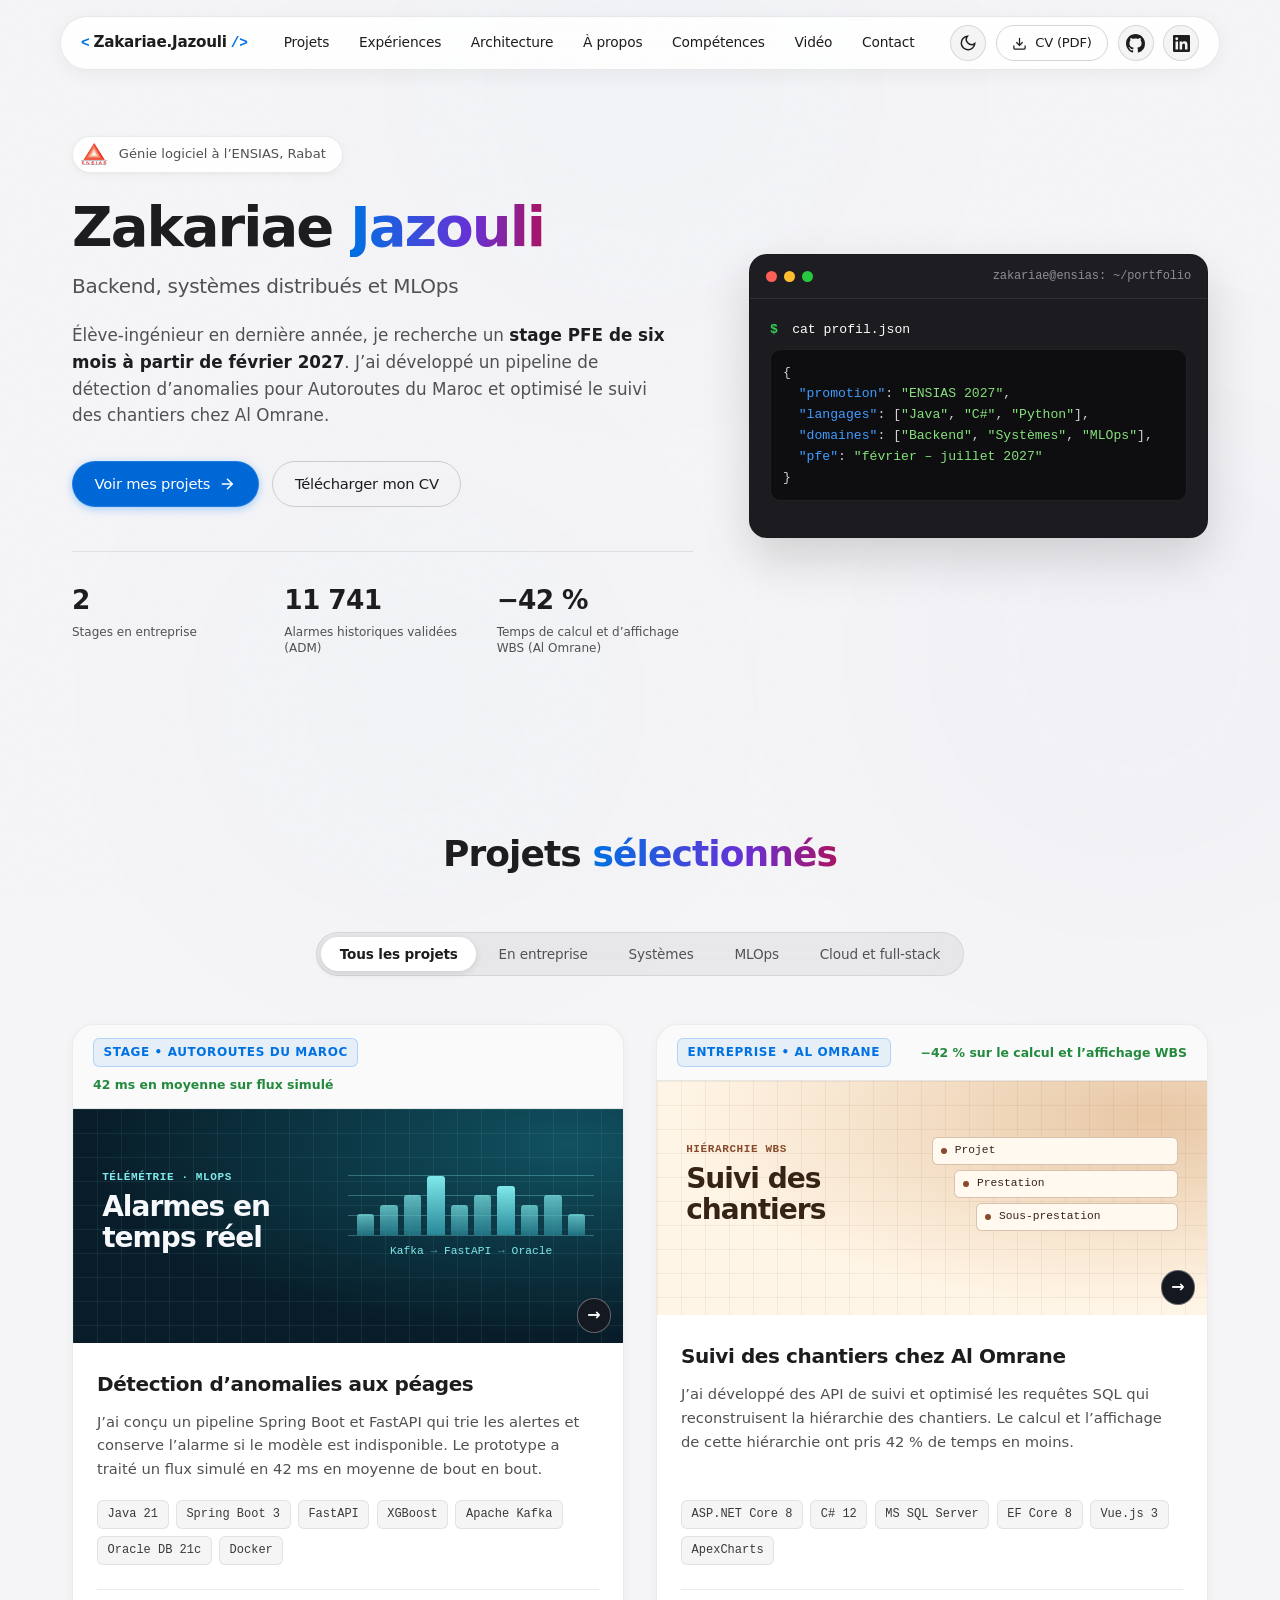
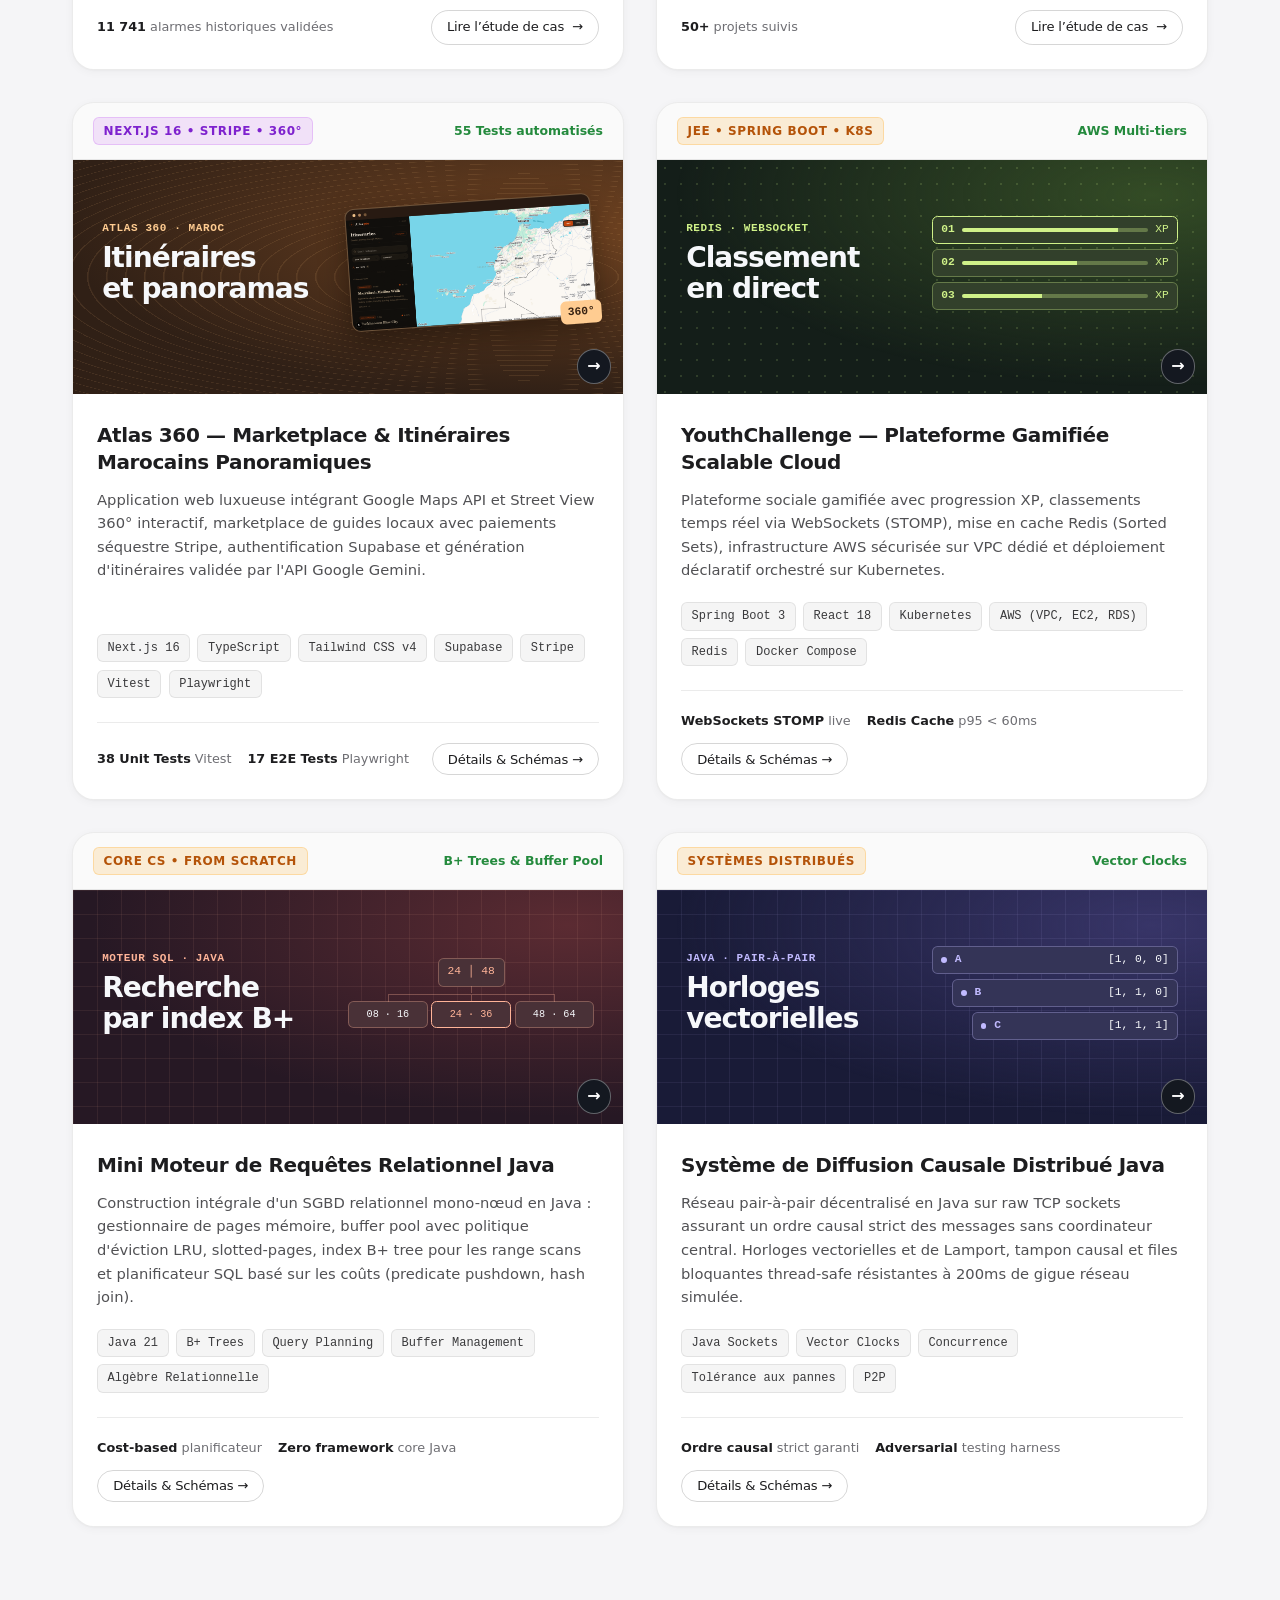
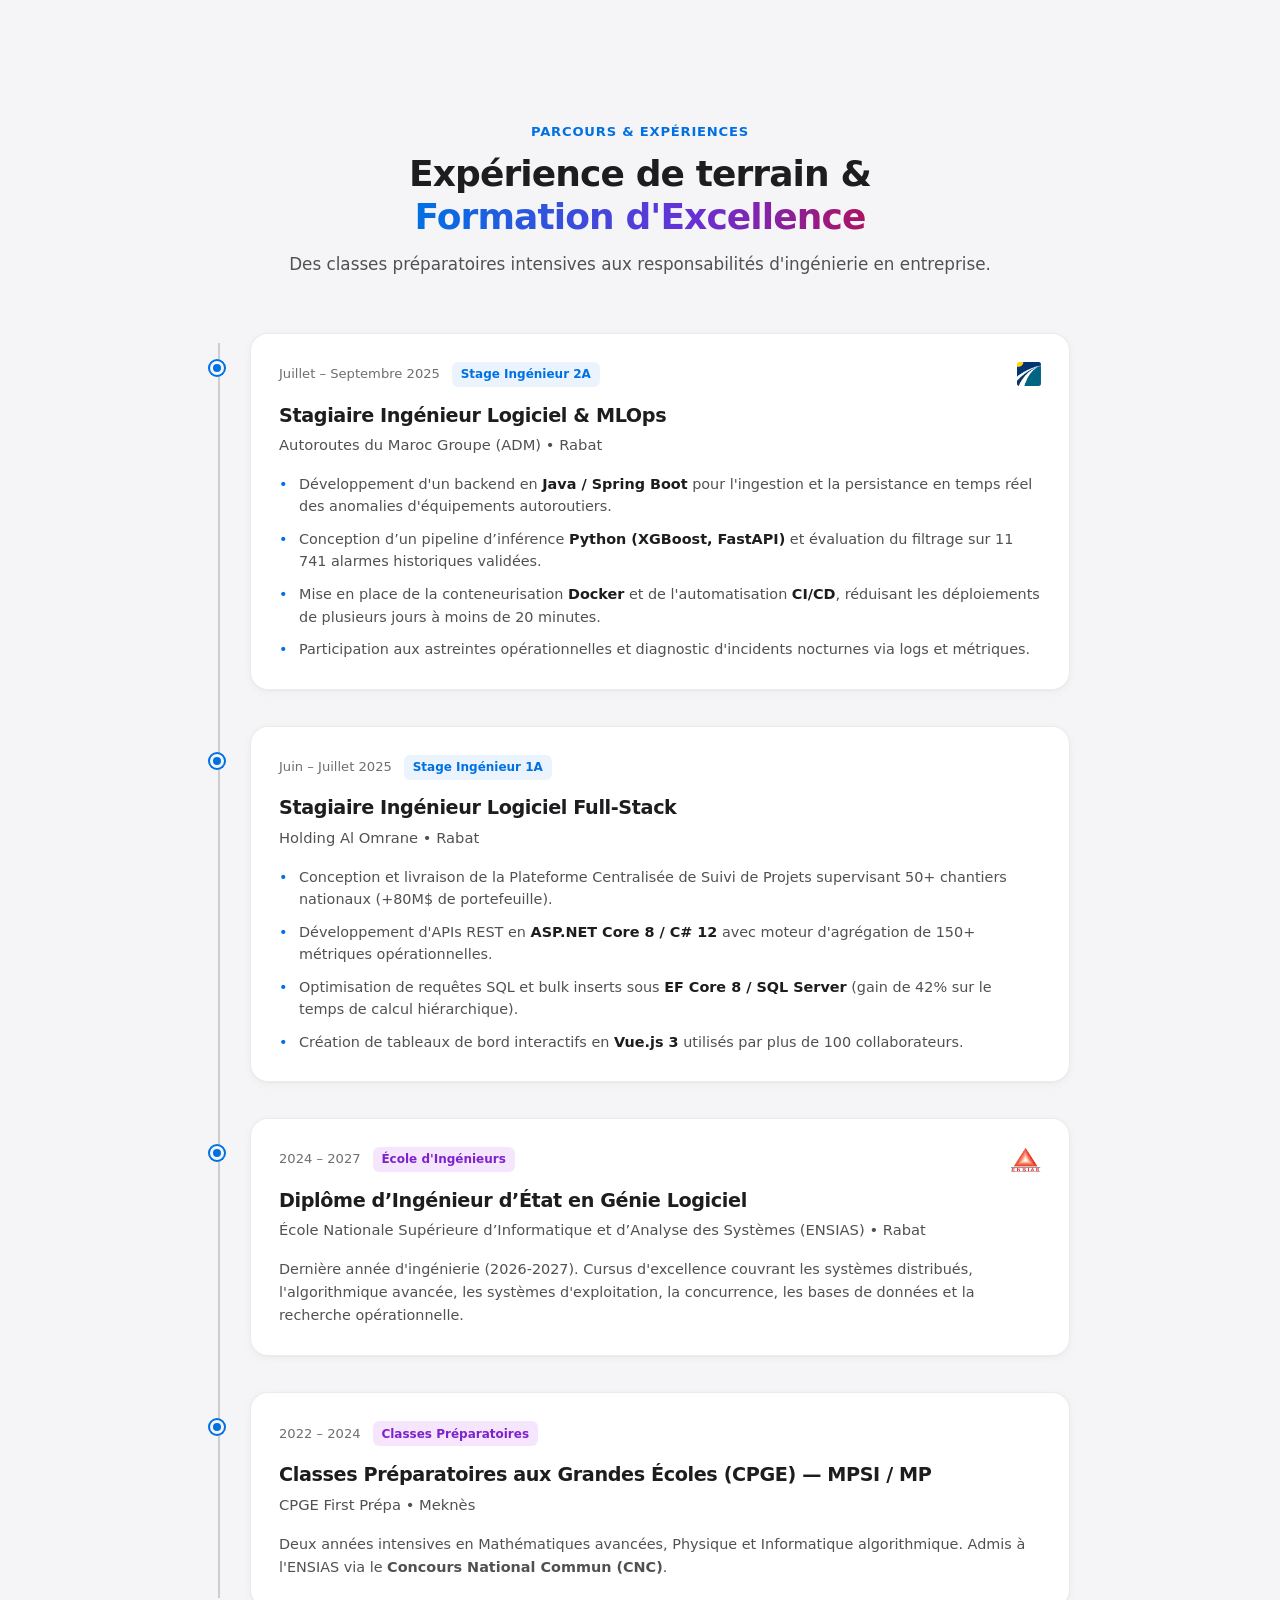
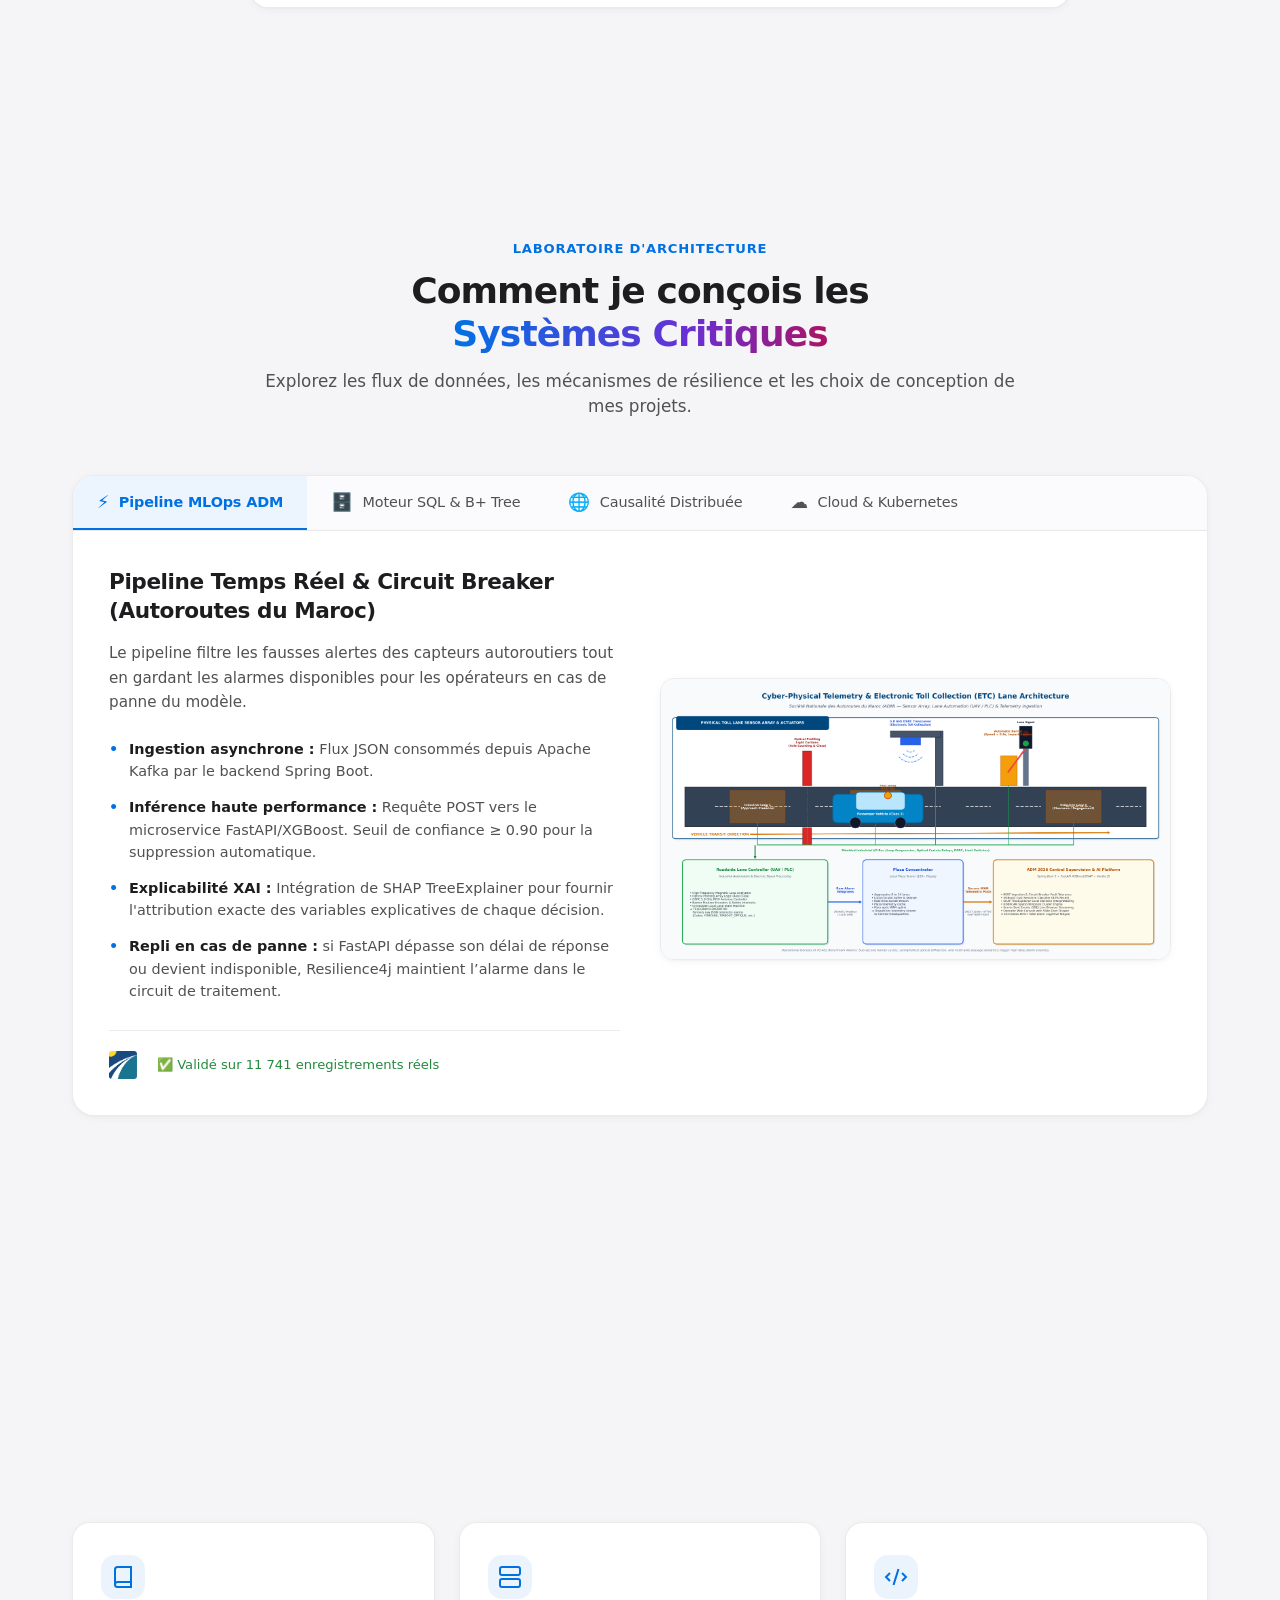
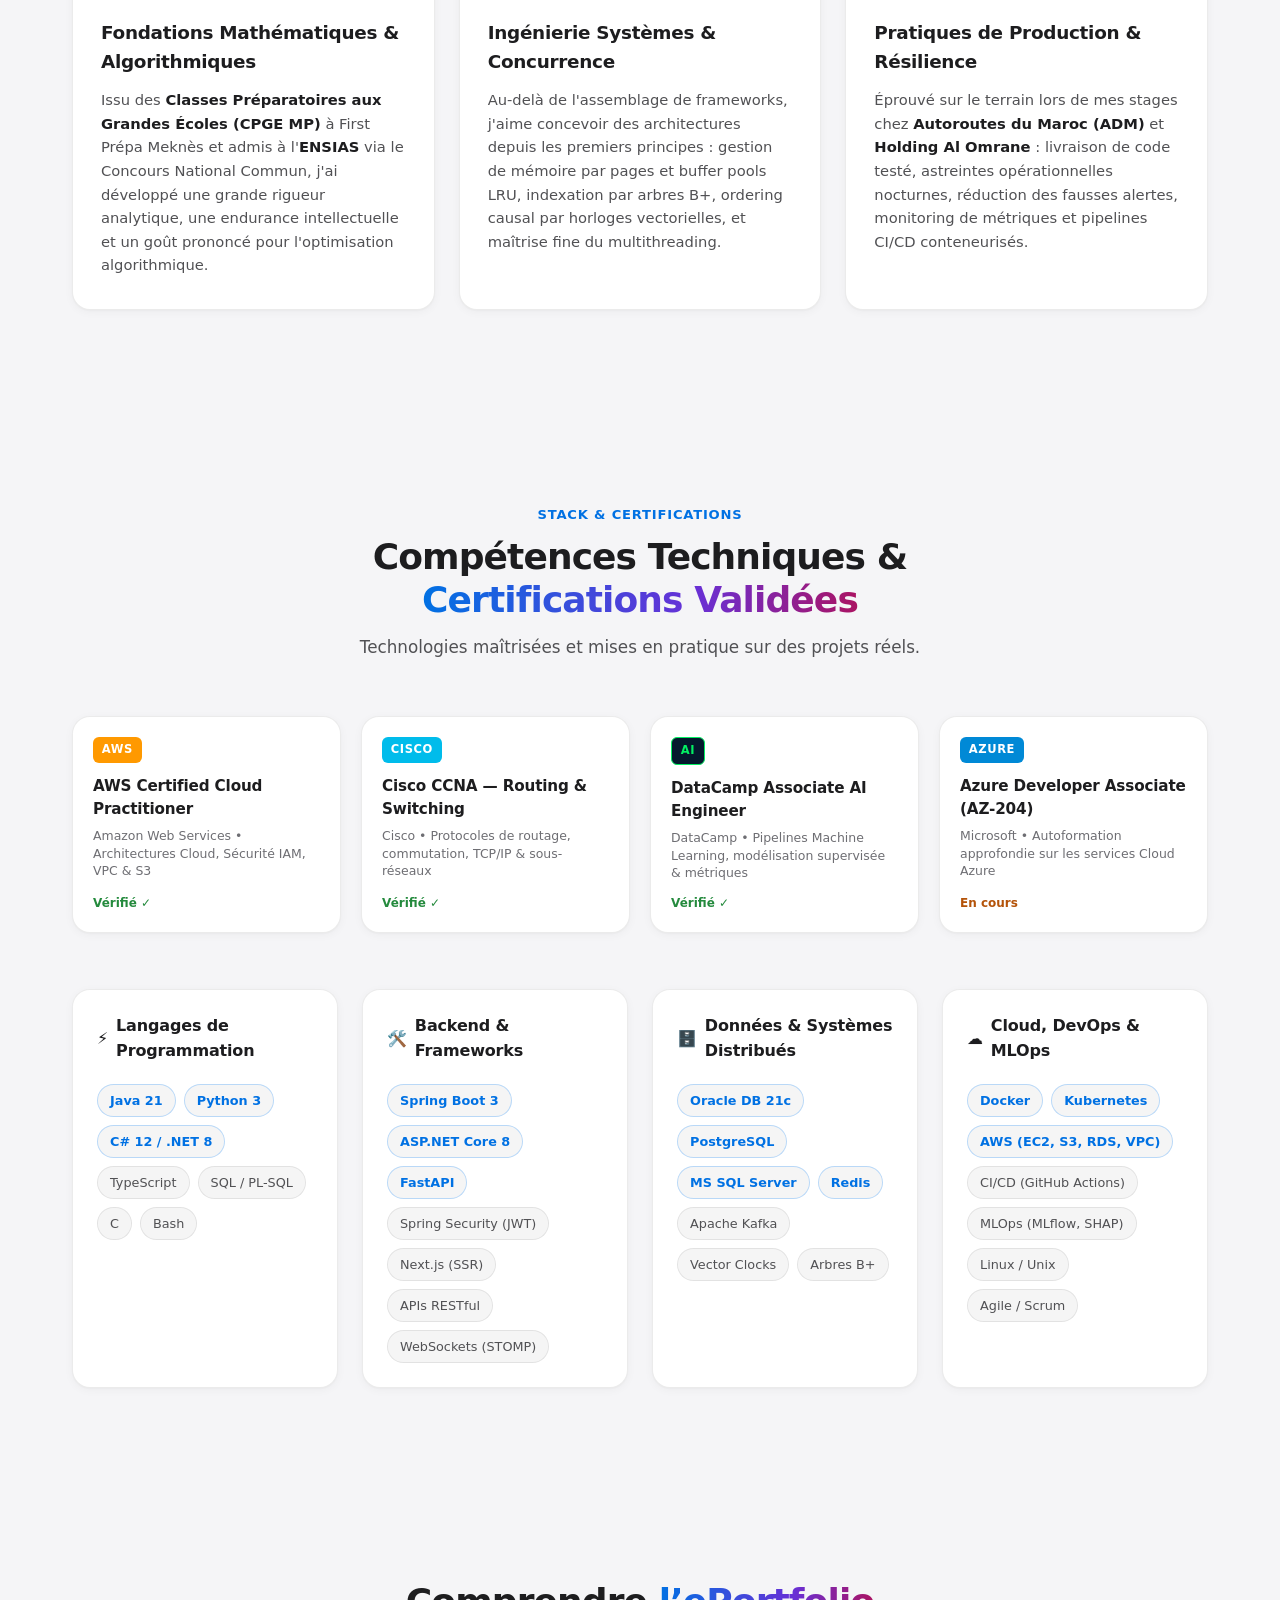
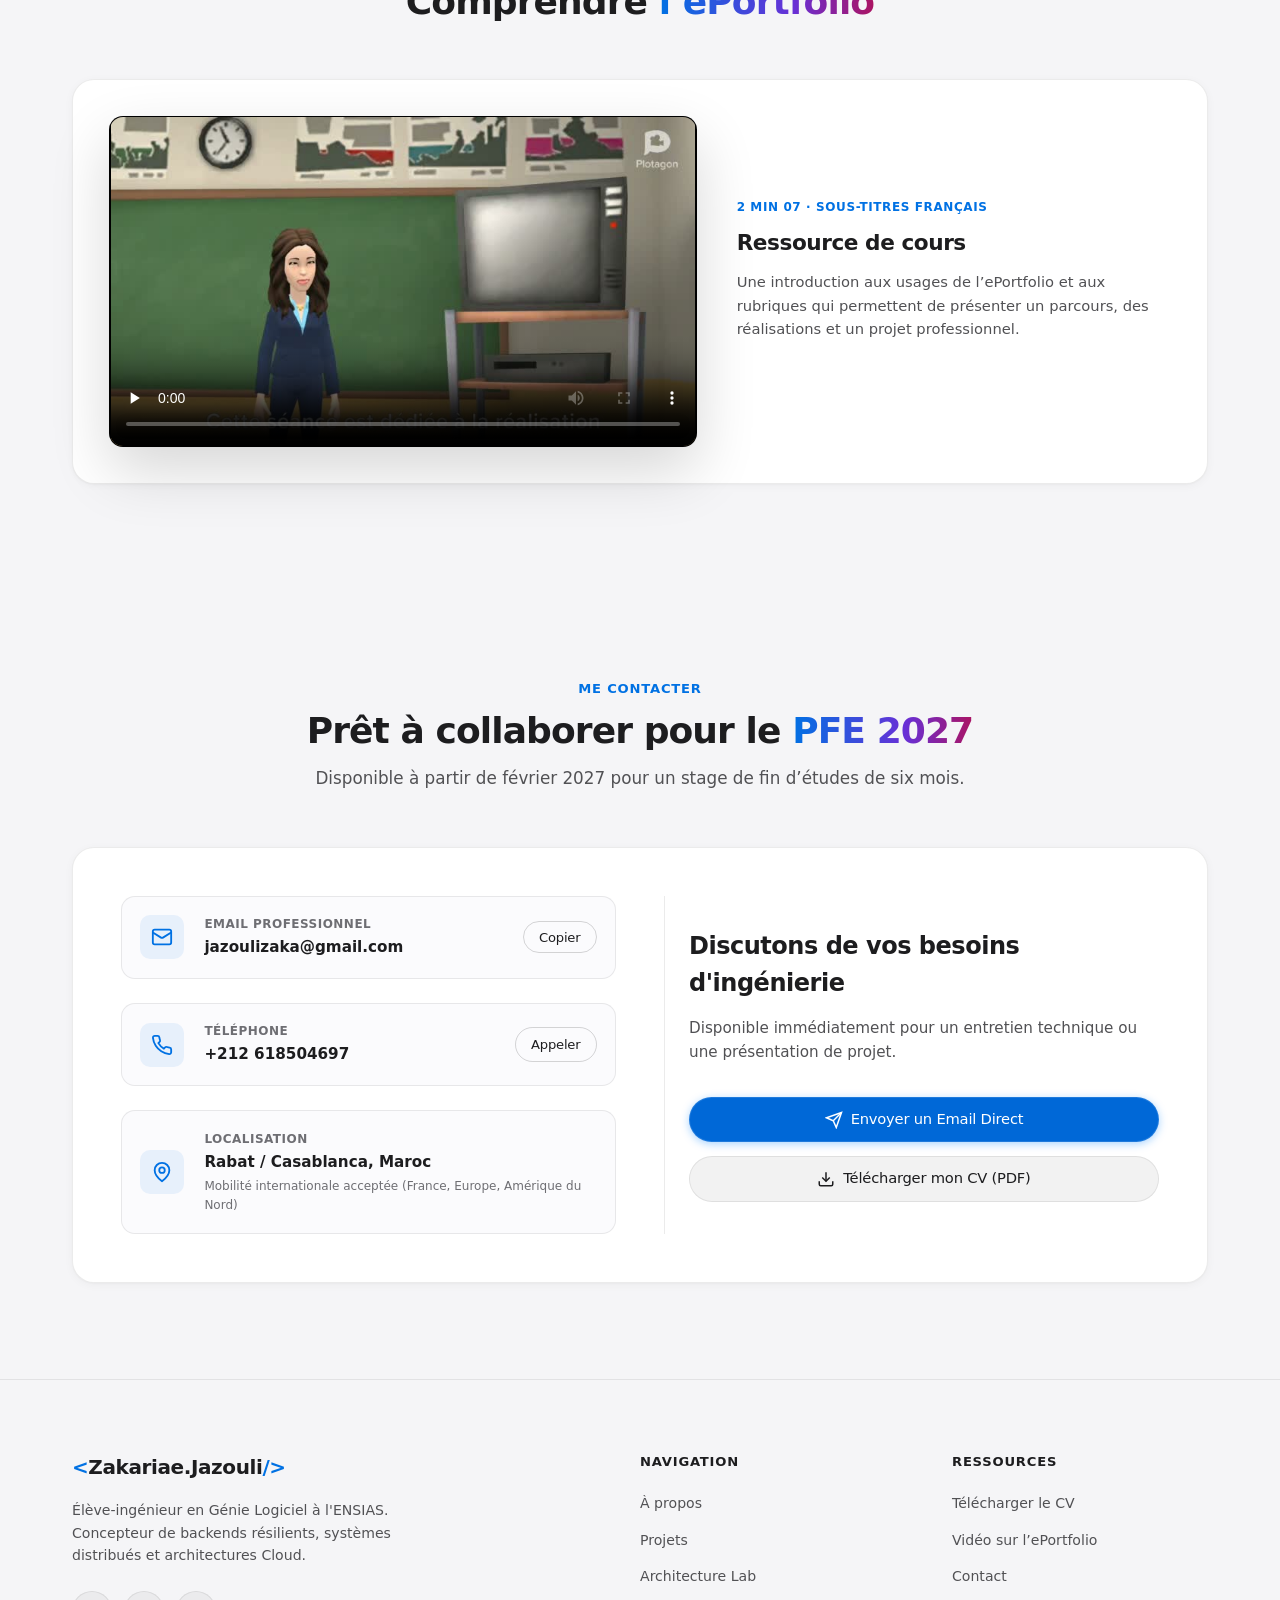
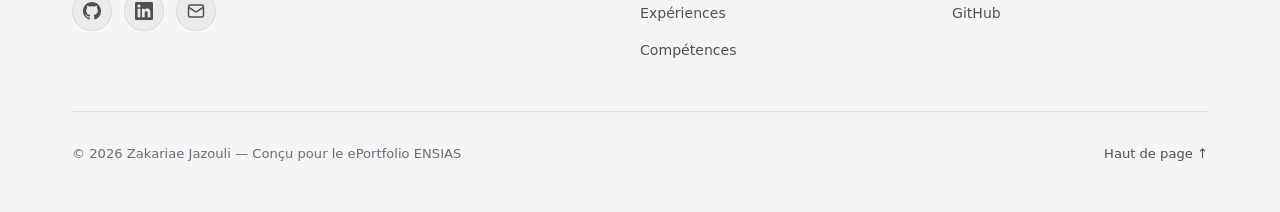
<file: index.html>
<!DOCTYPE html>
<html lang="fr" class="dark">
<head>
  <meta charset="UTF-8">
  <meta name="viewport" content="width=device-width, initial-scale=1.0">
  <title>Zakariae Jazouli | Backend &amp; systèmes distribués</title>
  <meta name="description" content="Portfolio de Zakariae Jazouli, élève-ingénieur à l’ENSIAS. Projets backend, systèmes distribués et MLOps. Stage PFE de six mois à partir de février 2027.">
  <meta name="author" content="Zakariae Jazouli">

  <!-- Google Fonts: Plus Jakarta Sans & Inter & JetBrains Mono -->
  <link rel="preconnect" href="https://fonts.googleapis.com">
  <link rel="preconnect" href="https://fonts.gstatic.com" crossorigin>
  <link href="https://fonts.googleapis.com/css2?family=Inter:wght@300;400;500;600;700&family=JetBrains+Mono:wght@400;500;600&family=Plus+Jakarta+Sans:wght@500;600;700;800&display=swap" rel="stylesheet">

  <link rel="stylesheet" href="style.css?v=6">
  <script src="theme.js?v=1"></script>
</head>
<body>

  <a class="skip-link" href="#main-content">Aller au contenu</a>

  <!-- Grain Texture Overlay -->
  <div class="grain-overlay" aria-hidden="true"></div>

  <!-- Background Ambient Glows -->
  <div class="ambient-glow glow-top"></div>
  <div class="ambient-glow glow-middle"></div>
  <div class="ambient-glow glow-bottom"></div>

  <!-- Navigation Bar -->
  <header class="navbar" id="navbar">
    <div class="nav-container">
      <a href="#hero" class="nav-brand" id="brand-link">
        <span class="brand-code">&lt;</span>
        <span class="brand-name">Zakariae.Jazouli</span>
        <span class="brand-code">/&gt;</span>
      </a>

      <nav class="nav-links" id="nav-menu" aria-label="Navigation principale">
        <a href="#projects" class="nav-link" id="nav-projects">Projets</a>
        <a href="#experience" class="nav-link" id="nav-exp">Expériences</a>
        <a href="#architecture" class="nav-link" id="nav-arch">Architecture</a>
        <a href="#about" class="nav-link" id="nav-about">À propos</a>
        <a href="#skills" class="nav-link" id="nav-skills">Compétences</a>
        <a href="#video-pitch" class="nav-link" id="nav-video">Vidéo</a>
        <a href="#contact" class="nav-link" id="nav-contact">Contact</a>
        <a href="assets/CV_Zakariae_Jazouli.pdf" class="nav-link nav-compact-link" download>Télécharger le CV</a>
        <a href="https://github.com/Ziko145" class="nav-link nav-compact-link">GitHub</a>
        <a href="https://www.linkedin.com/in/zakariae-jazouli" class="nav-link nav-compact-link">LinkedIn</a>
      </nav>

      <div class="nav-actions">
        <button class="btn btn-icon theme-toggle" id="theme-toggle-btn" aria-label="Changer de thème (Clair / Sombre)" title="Changer de thème">
          <svg class="icon-sun" width="18" height="18" viewBox="0 0 24 24" fill="none" stroke="currentColor" stroke-width="2"><circle cx="12" cy="12" r="5"/><line x1="12" y1="1" x2="12" y2="3"/><line x1="12" y1="21" x2="12" y2="23"/><line x1="4.22" y1="4.22" x2="5.64" y2="5.64"/><line x1="18.36" y1="18.36" x2="19.78" y2="19.78"/><line x1="1" y1="12" x2="3" y2="12"/><line x1="21" y1="12" x2="23" y2="12"/><line x1="4.22" y1="19.78" x2="5.64" y2="18.36"/><line x1="18.36" y1="5.64" x2="19.78" y2="4.22"/></svg>
          <svg class="icon-moon" width="18" height="18" viewBox="0 0 24 24" fill="none" stroke="currentColor" stroke-width="2"><path d="M21 12.79A9 9 0 1 1 11.21 3 7 7 0 0 0 21 12.79z"/></svg>
        </button>
        <a href="assets/CV_Zakariae_Jazouli.pdf" class="btn btn-outline btn-sm" id="btn-download-cv" download>
          <svg width="15" height="15" viewBox="0 0 24 24" fill="none" stroke="currentColor" stroke-width="2"><path d="M21 15v4a2 2 0 0 1-2 2H5a2 2 0 0 1-2-2v-4"/><polyline points="7 10 12 15 17 10"/><line x1="12" y1="15" x2="12" y2="3"/></svg>
          <span>CV (PDF)</span>
        </a>
        <a href="https://github.com/Ziko145" target="_blank" rel="noopener noreferrer" class="btn btn-icon" id="btn-github-nav" aria-label="Profil GitHub" title="GitHub">
          <svg width="19" height="19" viewBox="0 0 24 24" fill="currentColor"><path d="M12 0C5.37 0 0 5.37 0 12c0 5.31 3.435 9.795 8.205 11.385.6.105.825-.255.825-.57 0-.285-.015-1.23-.015-2.235-3.015.555-3.795-.735-4.035-1.41-.135-.345-.72-1.41-1.23-1.695-.42-.225-1.02-.78-.015-.795.945-.015 1.62.87 1.845 1.23 1.08 1.815 2.805 1.305 3.495.99.105-.78.42-1.305.765-1.605-2.67-.3-5.46-1.335-5.46-5.925 0-1.305.465-2.385 1.23-3.225-.12-.3-.54-1.53.12-3.18 0 0 1.005-.315 3.3 1.23.96-.27 1.98-.405 3-.405s2.04.135 3 .405c2.295-1.56 3.3-1.23 3.3-1.23.66 1.65.24 2.88.12 3.18.765.84 1.23 1.905 1.23 3.225 0 4.605-2.805 5.625-5.475 5.925.435.375.81 1.095.81 2.22 0 1.605-.015 2.895-.015 3.3 0 .315.225.69.825.57A12.02 12.02 0 0024 12c0-6.63-5.37-12-12-12z"/></svg>
        </a>
        <a href="https://www.linkedin.com/in/zakariae-jazouli" target="_blank" rel="noopener noreferrer" class="btn btn-icon" id="btn-linkedin-nav" aria-label="Profil LinkedIn" title="LinkedIn">
          <svg width="17" height="17" viewBox="0 0 24 24" fill="currentColor"><path d="M20.447 20.452h-3.554v-5.569c0-1.328-.027-3.037-1.852-3.037-1.853 0-2.136 1.445-2.136 2.939v5.667H9.351V9h3.414v1.561h.046c.477-.9 1.637-1.85 3.37-1.85 3.601 0 4.267 2.37 4.267 5.455v6.286zM5.337 7.433a2.062 2.062 0 01-2.063-2.065 2.064 2.064 0 112.063 2.065zm1.782 13.019H3.555V9h3.564v11.452zM22.225 0H1.771C.792 0 0 .774 0 1.729v20.542C0 23.227.792 24 1.771 24h20.451C23.2 24 24 23.227 24 22.271V1.729C24 .774 23.2 0 22.222 0h.003z"/></svg>
        </a>
        <button class="mobile-toggle" id="mobile-menu-toggle" type="button" aria-label="Menu de navigation" aria-controls="nav-menu" aria-expanded="false">
          <span></span><span></span><span></span>
        </button>
      </div>
    </div>
  </header>

  <main id="main-content" tabindex="-1">
    <!-- Hero Section -->
    <section class="hero-section" id="hero">
      <!-- Cursor Spotlight -->
      <div class="hero-spotlight" aria-hidden="true"></div>
      <div class="container hero-container">
        
        <div class="hero-content">
          <div class="hero-badge">
            <img src="assets/logo-ensias.png" alt="" class="hero-school-logo">
            <span>Génie logiciel à l’ENSIAS, Rabat</span>
          </div>

          <h1 class="hero-title">
            Zakariae <span class="animated-gradient">Jazouli</span>
          </h1>

          <p class="hero-subtitle">
            Backend, systèmes distribués et MLOps
          </p>

          <p class="hero-pitch">
            Élève-ingénieur en dernière année, je recherche un <strong>stage PFE de six mois à partir de février 2027</strong>. J’ai développé un pipeline de détection d’anomalies pour Autoroutes du Maroc et optimisé le suivi des chantiers chez Al Omrane.
          </p>

          <div class="hero-actions">
            <a href="#projects" class="btn btn-primary" id="hero-btn-projects">
              <span>Voir mes projets</span>
              <svg aria-hidden="true" width="18" height="18" viewBox="0 0 24 24" fill="none" stroke="currentColor" stroke-width="2"><path d="M5 12h14"/><path d="m12 5 7 7-7 7"/></svg>
            </a>
            <a href="assets/CV_Zakariae_Jazouli.pdf" class="btn btn-outline" id="hero-btn-cv" download>
              <span>Télécharger mon CV</span>
            </a>
          </div>

          <!-- Quick Metrics Bar -->
          <div class="hero-stats">
            <div class="stat-card">
              <span class="stat-number">2</span>
              <span class="stat-label">Stages en entreprise</span>
            </div>
            <div class="stat-card">
              <span class="stat-number">11 741</span>
              <span class="stat-label">Alarmes historiques validées (ADM)</span>
            </div>
            <div class="stat-card">
              <span class="stat-number">−42 %</span>
              <span class="stat-label">Temps de calcul et d’affichage WBS (Al Omrane)</span>
            </div>
          </div>
        </div>

        <!-- Hero Terminal Showcase -->
        <div class="hero-visual" aria-hidden="true">
          <div class="terminal-window">
            <div class="terminal-header">
              <div class="terminal-dots">
                <span class="dot red"></span>
                <span class="dot yellow"></span>
                <span class="dot green"></span>
              </div>
              <span class="terminal-title">zakariae@ensias: ~/portfolio</span>
            </div>
            <div class="terminal-body">
              <p class="term-line"><span class="term-prompt">$</span> <span class="term-cmd">cat profil.json</span></p>
              <pre class="term-output"><code>{
  <span class="json-key">"promotion"</span>: <span class="json-str">"ENSIAS 2027"</span>,
  <span class="json-key">"langages"</span>: [<span class="json-str">"Java"</span>, <span class="json-str">"C#"</span>, <span class="json-str">"Python"</span>],
  <span class="json-key">"domaines"</span>: [<span class="json-str">"Backend"</span>, <span class="json-str">"Systèmes"</span>, <span class="json-str">"MLOps"</span>],
  <span class="json-key">"pfe"</span>: <span class="json-str">"février – juillet 2027"</span>
}</code></pre>
            </div>
          </div>
        </div>

      </div>
    </section>

    <!-- Projects -->
    <section class="section projects-section" id="projects">
      <div class="container">
        <div class="section-header reveal">
          <h2 class="section-title">Projets <span class="animated-gradient">sélectionnés</span></h2>
        </div>

        <!-- Filter Bar -->
        <div class="filter-bar" id="project-filters" role="group" aria-label="Filtrer les projets">
          <button class="filter-btn active" data-filter="all" aria-pressed="true">Tous les projets</button>
          <button class="filter-btn" data-filter="production" aria-pressed="false">En entreprise</button>
          <button class="filter-btn" data-filter="systems" aria-pressed="false">Systèmes</button>
          <button class="filter-btn" data-filter="mlops" aria-pressed="false">MLOps</button>
          <button class="filter-btn" data-filter="fullstack" aria-pressed="false">Cloud et full-stack</button>
        </div>

        <!-- Projects Grid -->
        <div class="projects-grid" id="projects-grid-container">

          <!-- ADM 2026 -->
          <article class="project-card glass-panel glow-card reveal" data-category="production mlops systems" id="card-adm">
            <div class="project-badge-top">
              <span class="badge-tag production">Stage • Autoroutes du Maroc</span>
              <span class="badge-metric">42 ms en moyenne sur flux simulé</span>
            </div>
            <a class="project-cover cover-adm" href="projects/adm.html" aria-label="Lire l’étude de cas Autoroutes du Maroc">
              <span class="cover-art" aria-hidden="true">
                <span class="cover-copy">
                  <span class="cover-kicker">Télémétrie · MLOps</span>
                  <span class="cover-heading">Alarmes en<br>temps réel</span>
                </span>
                <span class="cover-visual cover-signal">
                  <span class="cover-signal-bars">
                    <i></i><i></i><i></i><i></i><i></i><i></i><i></i><i></i><i></i><i></i>
                  </span>
                  <span class="cover-pipeline">Kafka <b>→</b> FastAPI <b>→</b> Oracle</span>
                </span>
              </span>
              <span class="cover-action" aria-hidden="true"><span class="cover-action-label">Lire l’étude</span><span class="cover-action-icon">→</span></span>
            </a>
            <div class="project-content">
              <h3 class="project-title">Détection d’anomalies aux péages</h3>
              <p class="project-summary">
                J’ai conçu un pipeline Spring Boot et FastAPI qui trie les alertes et conserve l’alarme si le modèle est indisponible. Le prototype a traité un flux simulé en 42 ms en moyenne de bout en bout.
              </p>
              <div class="project-tags">
                <span class="tag">Java 21</span>
                <span class="tag">Spring Boot 3</span>
                <span class="tag">FastAPI</span>
                <span class="tag">XGBoost</span>
                <span class="tag">Apache Kafka</span>
                <span class="tag">Oracle DB 21c</span>
                <span class="tag">Docker</span>
              </div>
              <div class="project-footer">
                <div class="project-kpis">
                  <span><strong>11 741</strong> alarmes historiques validées</span>
                </div>
                <a class="btn btn-outline btn-sm" href="projects/adm.html" aria-label="Lire l’étude de cas Autoroutes du Maroc">Lire l’étude de cas <span aria-hidden="true">→</span></a>
              </div>
            </div>
          </article>

          <!-- Project Monitoring (Al Omrane) -->
          <article class="project-card glass-panel glow-card reveal" data-category="production fullstack" id="card-monitoring">
            <div class="project-badge-top">
              <span class="badge-tag production">Entreprise • Al Omrane</span>
              <span class="badge-metric">−42 % sur le calcul et l’affichage WBS</span>
            </div>
            <a class="project-cover cover-monitoring" href="projects/al-omrane.html" aria-label="Lire l’étude de cas Al Omrane">
              <span class="cover-art" aria-hidden="true">
                <span class="cover-copy">
                  <span class="cover-kicker">Hiérarchie WBS</span>
                  <span class="cover-heading">Suivi des<br>chantiers</span>
                </span>
                <span class="cover-visual cover-wbs">
                  <span>Projet</span>
                  <span>Prestation</span>
                  <span>Sous-prestation</span>
                </span>
              </span>
              <span class="cover-action" aria-hidden="true"><span class="cover-action-label">Lire l’étude</span><span class="cover-action-icon">→</span></span>
            </a>
            <div class="project-content">
              <h3 class="project-title">Suivi des chantiers chez Al Omrane</h3>
              <p class="project-summary">
                J’ai développé des API de suivi et optimisé les requêtes SQL qui reconstruisent la hiérarchie des chantiers. Le calcul et l’affichage de cette hiérarchie ont pris 42 % de temps en moins.
              </p>
              <div class="project-tags">
                <span class="tag">ASP.NET Core 8</span>
                <span class="tag">C# 12</span>
                <span class="tag">MS SQL Server</span>
                <span class="tag">EF Core 8</span>
                <span class="tag">Vue.js 3</span>
                <span class="tag">ApexCharts</span>
              </div>
              <div class="project-footer">
                <div class="project-kpis">
                  <span><strong>50+</strong> projets suivis</span>
                </div>
                <a class="btn btn-outline btn-sm" href="projects/al-omrane.html" aria-label="Lire l’étude de cas Al Omrane">Lire l’étude de cas <span aria-hidden="true">→</span></a>
              </div>
            </div>
          </article>

          <!-- Atlas 360 -->
          <article class="project-card glass-panel glow-card reveal" data-category="fullstack" id="card-atlas">
            <div class="project-badge-top">
              <span class="badge-tag fullstack">Next.js 16 • Stripe • 360°</span>
              <span class="badge-metric">55 Tests automatisés</span>
            </div>
            <button class="project-cover cover-atlas view-project-btn" type="button" data-project="atlas" aria-haspopup="dialog" aria-label="Voir les détails d’Atlas 360">
              <span class="cover-art" aria-hidden="true">
                <span class="cover-copy">
                  <span class="cover-kicker">Atlas 360 · Maroc</span>
                  <span class="cover-heading">Itinéraires<br>et panoramas</span>
                </span>
                <span class="cover-visual cover-map">
                  <img src="assets/atlas-itineraires.png" alt="" loading="lazy" decoding="async" width="1920" height="879">
                  <span class="cover-map-badge">360°</span>
                </span>
              </span>
              <span class="cover-action" aria-hidden="true"><span class="cover-action-label">Voir les détails</span><span class="cover-action-icon">→</span></span>
            </button>
            <div class="project-content">
              <h3 class="project-title">Atlas 360 — Marketplace &amp; Itinéraires Marocains Panoramiques</h3>
              <p class="project-summary">
                Application web luxueuse intégrant Google Maps API et Street View 360° interactif, marketplace de guides locaux avec paiements séquestre Stripe, authentification Supabase et génération d'itinéraires validée par l'API Google Gemini.
              </p>
              <div class="project-tags">
                <span class="tag">Next.js 16</span>
                <span class="tag">TypeScript</span>
                <span class="tag">Tailwind CSS v4</span>
                <span class="tag">Supabase</span>
                <span class="tag">Stripe</span>
                <span class="tag">Vitest</span>
                <span class="tag">Playwright</span>
              </div>
              <div class="project-footer">
                <div class="project-kpis">
                  <span><strong>38 Unit Tests</strong> Vitest</span>
                  <span><strong>17 E2E Tests</strong> Playwright</span>
                </div>
                <button class="btn btn-outline btn-sm view-project-btn" data-project="atlas">Détails &amp; Schémas &rarr;</button>
              </div>
            </div>
          </article>

          <!-- YouthChallenge -->
          <article class="project-card glass-panel glow-card reveal" data-category="fullstack systems" id="card-youth">
            <div class="project-badge-top">
              <span class="badge-tag systems">JEE • Spring Boot • K8s</span>
              <span class="badge-metric">AWS Multi-tiers</span>
            </div>
            <button class="project-cover cover-youth view-project-btn" type="button" data-project="youth" aria-haspopup="dialog" aria-label="Voir les détails de YouthChallenge">
              <span class="cover-art" aria-hidden="true">
                <span class="cover-copy">
                  <span class="cover-kicker">Redis · WebSocket</span>
                  <span class="cover-heading">Classement<br>en direct</span>
                </span>
                <span class="cover-visual cover-ranking">
                  <span><b>01</b><i></i><em>XP</em></span>
                  <span><b>02</b><i></i><em>XP</em></span>
                  <span><b>03</b><i></i><em>XP</em></span>
                </span>
              </span>
              <span class="cover-action" aria-hidden="true"><span class="cover-action-label">Voir les détails</span><span class="cover-action-icon">→</span></span>
            </button>
            <div class="project-content">
              <h3 class="project-title">YouthChallenge — Plateforme Gamifiée Scalable Cloud</h3>
              <p class="project-summary">
                Plateforme sociale gamifiée avec progression XP, classements temps réel via WebSockets (STOMP), mise en cache Redis (Sorted Sets), infrastructure AWS sécurisée sur VPC dédié et déploiement déclaratif orchestré sur Kubernetes.
              </p>
              <div class="project-tags">
                <span class="tag">Spring Boot 3</span>
                <span class="tag">React 18</span>
                <span class="tag">Kubernetes</span>
                <span class="tag">AWS (VPC, EC2, RDS)</span>
                <span class="tag">Redis</span>
                <span class="tag">Docker Compose</span>
              </div>
              <div class="project-footer">
                <div class="project-kpis">
                  <span><strong>WebSockets STOMP</strong> live</span>
                  <span><strong>Redis Cache</strong> p95 &lt; 60ms</span>
                </div>
                <button class="btn btn-outline btn-sm view-project-btn" data-project="youth">Détails &amp; Schémas &rarr;</button>
              </div>
            </div>
          </article>

          <!-- Mini Moteur de Requêtes Java -->
          <article class="project-card glass-panel glow-card reveal" data-category="systems" id="card-sqlengine">
            <div class="project-badge-top">
              <span class="badge-tag systems">Core CS • From Scratch</span>
              <span class="badge-metric">B+ Trees &amp; Buffer Pool</span>
            </div>
            <button class="project-cover cover-sql view-project-btn" type="button" data-project="sqlengine" aria-haspopup="dialog" aria-label="Voir les détails du moteur de requêtes Java">
              <span class="cover-art" aria-hidden="true">
                <span class="cover-copy">
                  <span class="cover-kicker">Moteur SQL · Java</span>
                  <span class="cover-heading">Recherche<br>par index B+</span>
                </span>
                <span class="cover-visual cover-btree">
                  <span class="cover-btree-root">24 │ 48</span>
                  <span class="cover-btree-branches"><span>08 · 16</span><span>24 · 36</span><span>48 · 64</span></span>
                </span>
              </span>
              <span class="cover-action" aria-hidden="true"><span class="cover-action-label">Voir les détails</span><span class="cover-action-icon">→</span></span>
            </button>
            <div class="project-content">
              <h3 class="project-title">Mini Moteur de Requêtes Relationnel Java</h3>
              <p class="project-summary">
                Construction intégrale d'un SGBD relationnel mono-nœud en Java : gestionnaire de pages mémoire, buffer pool avec politique d'éviction LRU, slotted-pages, index B+ tree pour les range scans et planificateur SQL basé sur les coûts (predicate pushdown, hash join).
              </p>
              <div class="project-tags">
                <span class="tag">Java 21</span>
                <span class="tag">B+ Trees</span>
                <span class="tag">Query Planning</span>
                <span class="tag">Buffer Management</span>
                <span class="tag">Algèbre Relationnelle</span>
              </div>
              <div class="project-footer">
                <div class="project-kpis">
                  <span><strong>Cost-based</strong> planificateur</span>
                  <span><strong>Zero framework</strong> core Java</span>
                </div>
                <button class="btn btn-outline btn-sm view-project-btn" data-project="sqlengine">Détails &amp; Schémas &rarr;</button>
              </div>
            </div>
          </article>

          <!-- Système de Diffusion Causale Distribué -->
          <article class="project-card glass-panel glow-card reveal" data-category="systems" id="card-causal">
            <div class="project-badge-top">
              <span class="badge-tag systems">Systèmes Distribués</span>
              <span class="badge-metric">Vector Clocks</span>
            </div>
            <button class="project-cover cover-causal view-project-btn" type="button" data-project="causal" aria-haspopup="dialog" aria-label="Voir les détails de la diffusion causale distribuée">
              <span class="cover-art" aria-hidden="true">
                <span class="cover-copy">
                  <span class="cover-kicker">Java · Pair-à-pair</span>
                  <span class="cover-heading">Horloges<br>vectorielles</span>
                </span>
                <span class="cover-visual cover-vector">
                  <span><b>A</b><code>[1, 0, 0]</code></span>
                  <span><b>B</b><code>[1, 1, 0]</code></span>
                  <span><b>C</b><code>[1, 1, 1]</code></span>
                </span>
              </span>
              <span class="cover-action" aria-hidden="true"><span class="cover-action-label">Voir les détails</span><span class="cover-action-icon">→</span></span>
            </button>
            <div class="project-content">
              <h3 class="project-title">Système de Diffusion Causale Distribué Java</h3>
              <p class="project-summary">
                Réseau pair-à-pair décentralisé en Java sur raw TCP sockets assurant un ordre causal strict des messages sans coordinateur central. Horloges vectorielles et de Lamport, tampon causal et files bloquantes thread-safe résistantes à 200ms de gigue réseau simulée.
              </p>
              <div class="project-tags">
                <span class="tag">Java Sockets</span>
                <span class="tag">Vector Clocks</span>
                <span class="tag">Concurrence</span>
                <span class="tag">Tolérance aux pannes</span>
                <span class="tag">P2P</span>
              </div>
              <div class="project-footer">
                <div class="project-kpis">
                  <span><strong>Ordre causal</strong> strict garanti</span>
                  <span><strong>Adversarial</strong> testing harness</span>
                </div>
                <button class="btn btn-outline btn-sm view-project-btn" data-project="causal">Détails &amp; Schémas &rarr;</button>
              </div>
            </div>
          </article>

        </div>
      </div>
    </section>

    <!-- Experience & Education Timeline -->
    <section class="section experience-section" id="experience">
      <div class="container">
        <div class="section-header reveal">
          <span class="section-tag">Parcours &amp; Expériences</span>
          <h2 class="section-title">Expérience de terrain &amp; <span class="animated-gradient">Formation d'Excellence</span></h2>
          <p class="section-desc">Des classes préparatoires intensives aux responsabilités d'ingénierie en entreprise.</p>
        </div>

        <div class="timeline-container">

          <!-- ADM Stage -->
          <div class="timeline-item reveal">
            <div class="timeline-dot"></div>
            <div class="timeline-card glass-panel">
              <div class="timeline-header">
                <div class="timeline-meta">
                  <span class="timeline-period">Juillet – Septembre 2025</span>
                  <span class="timeline-badge">Stage Ingénieur 2A</span>
                </div>
                <img src="assets/logo-adm.png" alt="ADM Logo" class="timeline-company-logo">
              </div>
              <h3 class="timeline-role">Stagiaire Ingénieur Logiciel &amp; MLOps</h3>
              <h4 class="timeline-company">Autoroutes du Maroc Groupe (ADM) • Rabat</h4>
              <ul class="timeline-bullets">
                <li>Développement d'un backend en <strong>Java / Spring Boot</strong> pour l'ingestion et la persistance en temps réel des anomalies d'équipements autoroutiers.</li>
                <li>Conception d’un pipeline d’inférence <strong>Python (XGBoost, FastAPI)</strong> et évaluation du filtrage sur 11 741 alarmes historiques validées.</li>
                <li>Mise en place de la conteneurisation <strong>Docker</strong> et de l'automatisation <strong>CI/CD</strong>, réduisant les déploiements de plusieurs jours à moins de 20 minutes.</li>
                <li>Participation aux astreintes opérationnelles et diagnostic d'incidents nocturnes via logs et métriques.</li>
              </ul>
            </div>
          </div>

          <!-- Al Omrane Stage -->
          <div class="timeline-item reveal">
            <div class="timeline-dot"></div>
            <div class="timeline-card glass-panel">
              <div class="timeline-header">
                <div class="timeline-meta">
                  <span class="timeline-period">Juin – Juillet 2025</span>
                  <span class="timeline-badge">Stage Ingénieur 1A</span>
                </div>
              </div>
              <h3 class="timeline-role">Stagiaire Ingénieur Logiciel Full-Stack</h3>
              <h4 class="timeline-company">Holding Al Omrane • Rabat</h4>
              <ul class="timeline-bullets">
                <li>Conception et livraison de la Plateforme Centralisée de Suivi de Projets supervisant 50+ chantiers nationaux (+80M$ de portefeuille).</li>
                <li>Développement d'APIs REST en <strong>ASP.NET Core 8 / C# 12</strong> avec moteur d'agrégation de 150+ métriques opérationnelles.</li>
                <li>Optimisation de requêtes SQL et bulk inserts sous <strong>EF Core 8 / SQL Server</strong> (gain de 42% sur le temps de calcul hiérarchique).</li>
                <li>Création de tableaux de bord interactifs en <strong>Vue.js 3</strong> utilisés par plus de 100 collaborateurs.</li>
              </ul>
            </div>
          </div>

          <!-- ENSIAS -->
          <div class="timeline-item reveal">
            <div class="timeline-dot"></div>
            <div class="timeline-card glass-panel">
              <div class="timeline-header">
                <div class="timeline-meta">
                  <span class="timeline-period">2024 – 2027</span>
                  <span class="timeline-badge academic">École d'Ingénieurs</span>
                </div>
                <img src="assets/logo-ensias.png" alt="ENSIAS Logo" class="timeline-company-logo">
              </div>
              <h3 class="timeline-role">Diplôme d’Ingénieur d’État en Génie Logiciel</h3>
              <h4 class="timeline-company">École Nationale Supérieure d’Informatique et d’Analyse des Systèmes (ENSIAS) • Rabat</h4>
              <p class="timeline-desc">
                Dernière année d'ingénierie (2026-2027). Cursus d'excellence couvrant les systèmes distribués, l'algorithmique avancée, les systèmes d'exploitation, la concurrence, les bases de données et la recherche opérationnelle.
              </p>
            </div>
          </div>

          <!-- CPGE MP -->
          <div class="timeline-item reveal">
            <div class="timeline-dot"></div>
            <div class="timeline-card glass-panel">
              <div class="timeline-header">
                <div class="timeline-meta">
                  <span class="timeline-period">2022 – 2024</span>
                  <span class="timeline-badge academic">Classes Préparatoires</span>
                </div>
              </div>
              <h3 class="timeline-role">Classes Préparatoires aux Grandes Écoles (CPGE) — MPSI / MP</h3>
              <h4 class="timeline-company">CPGE First Prépa • Meknès</h4>
              <p class="timeline-desc">
                Deux années intensives en Mathématiques avancées, Physique et Informatique algorithmique. Admis à l'ENSIAS via le <strong>Concours National Commun (CNC)</strong>.
              </p>
            </div>
          </div>

        </div>
      </div>
    </section>

    <!-- Architecture & Systems Lab (Interactive Tabbed Section) -->
    <section class="section architecture-section" id="architecture">
      <div class="container">
        <div class="section-header reveal">
          <span class="section-tag">Laboratoire d'Architecture</span>
          <h2 class="section-title">Comment je conçois les <span class="animated-gradient">Systèmes Critiques</span></h2>
          <p class="section-desc">Explorez les flux de données, les mécanismes de résilience et les choix de conception de mes projets.</p>
        </div>

        <div class="arch-lab glass-panel reveal">
          <div class="arch-tabs" role="group" aria-label="Schémas d’architecture">
            <button class="arch-tab-btn active" data-tab="tab-adm" aria-controls="tab-adm" aria-pressed="true">
              <span class="tab-icon">⚡</span>
              <span>Pipeline MLOps ADM</span>
            </button>
            <button class="arch-tab-btn" data-tab="tab-sql" aria-controls="tab-sql" aria-pressed="false">
              <span class="tab-icon">🗄️</span>
              <span>Moteur SQL &amp; B+ Tree</span>
            </button>
            <button class="arch-tab-btn" data-tab="tab-causal" aria-controls="tab-causal" aria-pressed="false">
              <span class="tab-icon">🌐</span>
              <span>Causalité Distribuée</span>
            </button>
            <button class="arch-tab-btn" data-tab="tab-cloud" aria-controls="tab-cloud" aria-pressed="false">
              <span class="tab-icon">☁️</span>
              <span>Cloud &amp; Kubernetes</span>
            </button>
          </div>

          <div class="arch-content-container">
            <!-- Tab 1: ADM Architecture -->
            <div class="arch-tab-pane active" id="tab-adm">
              <div class="arch-pane-layout">
                <div class="arch-pane-text">
                  <h3>Pipeline Temps Réel &amp; Circuit Breaker (Autoroutes du Maroc)</h3>
                  <p>
                    Le pipeline filtre les fausses alertes des capteurs autoroutiers tout en gardant les alarmes disponibles pour les opérateurs en cas de panne du modèle.
                  </p>
                  <ul class="arch-feature-list">
                    <li><strong>Ingestion asynchrone :</strong> Flux JSON consommés depuis Apache Kafka par le backend Spring Boot.</li>
                    <li><strong>Inférence haute performance :</strong> Requête POST vers le microservice FastAPI/XGBoost. Seuil de confiance &ge; 0.90 pour la suppression automatique.</li>
                    <li><strong>Explicabilité XAI :</strong> Intégration de SHAP TreeExplainer pour fournir l'attribution exacte des variables explicatives de chaque décision.</li>
                    <li><strong>Repli en cas de panne :</strong> si FastAPI dépasse son délai de réponse ou devient indisponible, Resilience4j maintient l’alarme dans le circuit de traitement.</li>
                  </ul>
                  <div class="arch-actions">
                    <img src="assets/logo-adm.png" alt="ADM" class="partner-logo">
                    <span class="verified-label">✅ Validé sur 11 741 enregistrements réels</span>
                  </div>
                </div>
                <div class="arch-pane-visual">
                  <img src="assets/adm-arch.png" alt="Schéma Architecture ADM" class="arch-diagram-img">
                </div>
              </div>
            </div>

            <!-- Tab 2: SQL Engine -->
            <div class="arch-tab-pane" id="tab-sql">
              <div class="arch-pane-layout">
                <div class="arch-pane-text">
                  <h3>Mini SGBD Relationnel : Storage, B+ Tree &amp; Query Optimizer</h3>
                  <p>
                    Implémenté en Java pur pour percer le fonctionnement interne des moteurs comme Postgres et MySQL.
                  </p>
                  <ul class="arch-feature-list">
                    <li><strong>Couche de stockage :</strong> Pages de 4KB avec structure en <em>slotted-pages</em> pour stocker des enregistrements à longueur variable.</li>
                    <li><strong>Buffer Pool Manager :</strong> Mise en cache de pages en mémoire vive avec algorithme de remplacement LRU (Least Recently Used) et synchronisation dirty-page sur disque.</li>
                    <li><strong>Index B+ Tree :</strong> Index multi-voies équilibré supportant les recherches par clé (point lookups) et les parcours ordonnés par intervalle (range scans).</li>
                    <li><strong>Optimiseur basé sur les coûts :</strong> Évaluation statistique de cardinalité, <em>predicate pushdown</em> et sélection dynamique de jointure (Hash Join vs Block Nested Loop).</li>
                  </ul>
                </div>
                <div class="arch-pane-visual">
                  <div class="code-preview-window">
                    <div class="code-header">BPlusTreeIndex.java (Core logic)</div>
                    <pre class="code-content"><code><span class="c-kw">public</span> <span class="c-kw">class</span> <span class="c-type">BPlusTreeIndex</span>&lt;K <span class="c-kw">extends</span> <span class="c-type">Comparable</span>&lt;K&gt;, V&gt; {
    <span class="c-kw">private final int</span> maxOrder;
    <span class="c-kw">private</span> <span class="c-type">Node</span>&lt;K, V&gt; root;

    <span class="c-kw">public</span> <span class="c-type">List</span>&lt;V&gt; <span class="c-fn">rangeScan</span>(K startKey, K endKey) {
        <span class="c-type">LeafNode</span>&lt;K, V&gt; leaf = findLeaf(startKey);
        <span class="c-type">List</span>&lt;V&gt; results = <span class="c-kw">new</span> <span class="c-type">ArrayList</span>&lt;&gt;();
        <span class="c-kw">while</span> (leaf != <span class="c-kw">null</span>) {
            <span class="c-kw">for</span> (<span class="c-kw">int</span> i = 0; i &lt; leaf.keys.size(); i++) {
                <span class="c-kw">if</span> (leaf.keys.get(i).compareTo(endKey) &gt; 0) <span class="c-kw">return</span> results;
                <span class="c-kw">if</span> (leaf.keys.get(i).compareTo(startKey) &gt;= 0) {
                    results.add(leaf.values.get(i));
                }
            }
            leaf = leaf.nextLeaf; <span class="c-comment">// Sequential leaf pointer</span>
        }
        <span class="c-kw">return</span> results;
    }
}</code></pre>
                  </div>
                </div>
              </div>
            </div>

            <!-- Tab 3: Causal Broadcast -->
            <div class="arch-tab-pane" id="tab-causal">
              <div class="arch-pane-layout">
                <div class="arch-pane-text">
                  <h3>Ordre Causal Distribué sans Coordinateur Central</h3>
                  <p>
                    Comment garantir que chaque nœud observe les causes avant les effets sur un réseau asynchrone non fiable ?
                  </p>
                  <ul class="arch-feature-list">
                    <li><strong>Vector Clocks (Horloges Vectorielles) :</strong> Chaque nœud maintient un vecteur <code>V[i]</code> incrémenté lors de l'émission et transmis avec chaque trame réseau.</li>
                    <li><strong>Tampon Causal (Causal Buffering) :</strong> Un message reçu n'est délivré à la couche applicative que si <code>V_msg[k] == V_local[k] + 1</code> pour l'expéditeur et <code>V_msg[j] &le; V_local[j]</code> pour tous les autres nœuds.</li>
                    <li><strong>Résistance aux pannes :</strong> Harnais de test déterministe simulant du réordonnancement aléatoire de paquets et une latence réseau de 200ms+.</li>
                  </ul>
                </div>
                <div class="arch-pane-visual">
                  <div class="code-preview-window">
                    <div class="code-header">VectorClock.java (Causal delivery check)</div>
                    <pre class="code-content"><code><span class="c-kw">public boolean</span> <span class="c-fn">canDeliver</span>(<span class="c-type">VectorClock</span> msgClock, <span class="c-type">String</span> senderId) {
    <span class="c-kw">int</span> senderIdx = nodeIndexMap.get(senderId);
    <span class="c-comment">// Must be the immediate next message from sender</span>
    <span class="c-kw">if</span> (msgClock.get(senderIdx) != <span class="c-kw">this</span>.clock[senderIdx] + 1) {
        <span class="c-kw">return false</span>;
    }
    <span class="c-comment">// Must not depend on any messages we haven't seen</span>
    <span class="c-kw">for</span> (<span class="c-kw">int</span> i = 0; i &lt; numNodes; i++) {
        <span class="c-kw">if</span> (i != senderIdx &amp;&amp; msgClock.get(i) &gt; <span class="c-kw">this</span>.clock[i]) {
            <span class="c-kw">return false</span>; <span class="c-comment">// Buffer and wait</span>
        }
    }
    <span class="c-kw">return true</span>;
}</code></pre>
                  </div>
                </div>
              </div>
            </div>

            <!-- Tab 4: Cloud & Kubernetes -->
            <div class="arch-tab-pane" id="tab-cloud">
              <div class="arch-pane-layout">
                <div class="arch-pane-text">
                  <h3>Architecture Cloud Multi-Tiers &amp; Orchestration Kubernetes</h3>
                  <p>
                    Déploiement en conteneurs sur infrastructure AWS hautement disponible, sécurisée et automatisée par CI/CD.
                  </p>
                  <ul class="arch-feature-list">
                    <li><strong>Isolation réseau AWS :</strong> VPC personnalisé avec sous-réseaux publics (load balancer, passerelle NAT) et sous-réseaux privés étanches (pods d'application, bases RDS).</li>
                    <li><strong>Haute disponibilité Kubernetes :</strong> Déploiements déclaratifs avec réplication, sondes de liveness/readiness et <em>zero-downtime rolling updates</em>.</li>
                    <li><strong>Accélération Redis :</strong> Mise en cache des calculs de classements volumineux pour décharger MySQL et maintenir le p95 sous 60ms.</li>
                  </ul>
                </div>
                <div class="arch-pane-visual">
                  <img src="assets/youthchallenge-arch.png" alt="Architecture Cloud" class="arch-diagram-img">
                </div>
              </div>
            </div>

          </div>
        </div>
      </div>
    </section>

    <!-- About Section -->
    <section class="section about-section" id="about">
      <div class="container">
        <div class="section-header reveal">
          <span class="section-tag">À propos &amp; Vision</span>
          <h2 class="section-title">Comprendre sous le capot pour <span class="animated-gradient">bâtir du solide</span></h2>
          <p class="section-desc">Mon parcours est guidé par une curiosité technique profonde et le refus des boîtes noires.</p>
        </div>

        <div class="about-grid">
          <div class="about-card glass-panel glow-card reveal" style="--reveal-i:0">
            <div class="card-icon">
              <svg width="24" height="24" viewBox="0 0 24 24" fill="none" stroke="currentColor" stroke-width="2"><path d="M4 19.5A2.5 2.5 0 0 1 6.5 17H20"/><path d="M6.5 2H20v20H6.5A2.5 2.5 0 0 1 4 19.5v-15A2.5 2.5 0 0 1 6.5 2z"/></svg>
            </div>
            <h3>Fondations Mathématiques &amp; Algorithmiques</h3>
            <p>
              Issu des <strong>Classes Préparatoires aux Grandes Écoles (CPGE MP)</strong> à First Prépa Meknès et admis à l'<strong>ENSIAS</strong> via le Concours National Commun, j'ai développé une grande rigueur analytique, une endurance intellectuelle et un goût prononcé pour l'optimisation algorithmique.
            </p>
          </div>

          <div class="about-card glass-panel glow-card reveal" style="--reveal-i:1">
            <div class="card-icon">
              <svg width="24" height="24" viewBox="0 0 24 24" fill="none" stroke="currentColor" stroke-width="2"><rect width="20" height="8" x="2" y="2" rx="2" ry="2"/><rect width="20" height="8" x="2" y="14" rx="2" ry="2"/><line x1="6" x2="6.01" y1="6" y2="6"/><line x1="6" x2="6.01" y1="18" y2="18"/></svg>
            </div>
            <h3>Ingénierie Systèmes &amp; Concurrence</h3>
            <p>
              Au-delà de l'assemblage de frameworks, j'aime concevoir des architectures depuis les premiers principes : gestion de mémoire par pages et buffer pools LRU, indexation par arbres B+, ordering causal par horloges vectorielles, et maîtrise fine du multithreading.
            </p>
          </div>

          <div class="about-card glass-panel glow-card reveal" style="--reveal-i:2">
            <div class="card-icon">
              <svg width="24" height="24" viewBox="0 0 24 24" fill="none" stroke="currentColor" stroke-width="2"><path d="m18 16 4-4-4-4"/><path d="m6 8-4 4 4 4"/><path d="m14.5 4-5 16"/></svg>
            </div>
            <h3>Pratiques de Production &amp; Résilience</h3>
            <p>
              Éprouvé sur le terrain lors de mes stages chez <strong>Autoroutes du Maroc (ADM)</strong> et <strong>Holding Al Omrane</strong> : livraison de code testé, astreintes opérationnelles nocturnes, réduction des fausses alertes, monitoring de métriques et pipelines CI/CD conteneurisés.
            </p>
          </div>
        </div>
      </div>
    </section>

    <!-- Skills & Certifications Section -->
    <section class="section skills-section" id="skills">
      <div class="container">
        <div class="section-header reveal">
          <span class="section-tag">Stack &amp; Certifications</span>
          <h2 class="section-title">Compétences Techniques &amp; <span class="animated-gradient">Certifications Validées</span></h2>
          <p class="section-desc">Technologies maîtrisées et mises en pratique sur des projets réels.</p>
        </div>

        <!-- Certifications Row -->
        <div class="certifications-grid reveal">
          <div class="cert-card glass-panel">
            <div class="cert-badge aws">AWS</div>
            <div class="cert-info">
              <h4>AWS Certified Cloud Practitioner</h4>
              <p>Amazon Web Services • Architectures Cloud, Sécurité IAM, VPC &amp; S3</p>
            </div>
            <span class="cert-status verified">Vérifié ✓</span>
          </div>

          <div class="cert-card glass-panel">
            <div class="cert-badge cisco">CISCO</div>
            <div class="cert-info">
              <h4>Cisco CCNA — Routing &amp; Switching</h4>
              <p>Cisco • Protocoles de routage, commutation, TCP/IP &amp; sous-réseaux</p>
            </div>
            <span class="cert-status verified">Vérifié ✓</span>
          </div>

          <div class="cert-card glass-panel">
            <div class="cert-badge datacamp">AI</div>
            <div class="cert-info">
              <h4>DataCamp Associate AI Engineer</h4>
              <p>DataCamp • Pipelines Machine Learning, modélisation supervisée &amp; métriques</p>
            </div>
            <span class="cert-status verified">Vérifié ✓</span>
          </div>

          <div class="cert-card glass-panel">
            <div class="cert-badge azure">AZURE</div>
            <div class="cert-info">
              <h4>Azure Developer Associate (AZ-204)</h4>
              <p>Microsoft • Autoformation approfondie sur les services Cloud Azure</p>
            </div>
            <span class="cert-status in-progress">En cours</span>
          </div>
        </div>

        <!-- Tech Matrix Grid -->
        <div class="skills-matrix reveal">
          <div class="skill-category glass-panel">
            <h3><span class="cat-icon">⚡</span> Langages de Programmation</h3>
            <div class="skill-pills">
              <span class="pill featured">Java 21</span>
              <span class="pill featured">Python 3</span>
              <span class="pill featured">C# 12 / .NET 8</span>
              <span class="pill">TypeScript</span>
              <span class="pill">SQL / PL-SQL</span>
              <span class="pill">C</span>
              <span class="pill">Bash</span>
            </div>
          </div>

          <div class="skill-category glass-panel">
            <h3><span class="cat-icon">🛠️</span> Backend &amp; Frameworks</h3>
            <div class="skill-pills">
              <span class="pill featured">Spring Boot 3</span>
              <span class="pill featured">ASP.NET Core 8</span>
              <span class="pill featured">FastAPI</span>
              <span class="pill">Spring Security (JWT)</span>
              <span class="pill">Next.js (SSR)</span>
              <span class="pill">APIs RESTful</span>
              <span class="pill">WebSockets (STOMP)</span>
            </div>
          </div>

          <div class="skill-category glass-panel">
            <h3><span class="cat-icon">🗄️</span> Données &amp; Systèmes Distribués</h3>
            <div class="skill-pills">
              <span class="pill featured">Oracle DB 21c</span>
              <span class="pill featured">PostgreSQL</span>
              <span class="pill featured">MS SQL Server</span>
              <span class="pill featured">Redis</span>
              <span class="pill">Apache Kafka</span>
              <span class="pill">Vector Clocks</span>
              <span class="pill">Arbres B+</span>
            </div>
          </div>

          <div class="skill-category glass-panel">
            <h3><span class="cat-icon">☁️</span> Cloud, DevOps &amp; MLOps</h3>
            <div class="skill-pills">
              <span class="pill featured">Docker</span>
              <span class="pill featured">Kubernetes</span>
              <span class="pill featured">AWS (EC2, S3, RDS, VPC)</span>
              <span class="pill">CI/CD (GitHub Actions)</span>
              <span class="pill">MLOps (MLflow, SHAP)</span>
              <span class="pill">Linux / Unix</span>
              <span class="pill">Agile / Scrum</span>
            </div>
          </div>
        </div>
      </div>
    </section>

    <!-- Video Pitch Section -->
    <section class="section video-section" id="video-pitch">
      <div class="container">
        <div class="section-header reveal">
          <h2 class="section-title">Comprendre <span class="animated-gradient">l’ePortfolio</span></h2>
        </div>

        <div class="video-showcase glass-panel reveal">
          <div class="video-player-wrapper">
            <video id="portfolio-video" controls playsinline preload="none" poster="assets/eportfolio-poster.jpg" aria-label="Ressource vidéo sur l’ePortfolio">
              <source src="assets/ePortfolio_Presentation.mp4" type="video/mp4">
              <track kind="captions" src="assets/eportfolio-fr.vtt" srclang="fr" label="Français">
              <a href="assets/ePortfolio_Presentation.mp4">Ouvrir la vidéo</a>
            </video>
          </div>

          <div class="video-info">
            <div class="video-meta-badge">2 min 07 · Sous-titres français</div>
            <h3>Ressource de cours</h3>
            <p>Une introduction aux usages de l’ePortfolio et aux rubriques qui permettent de présenter un parcours, des réalisations et un projet professionnel.</p>
          </div>
        </div>
      </div>
    </section>

    <!-- Contact & Footer Section -->
    <section class="section contact-section" id="contact">
      <div class="container">
        <div class="section-header reveal">
          <span class="section-tag">Me Contacter</span>
          <h2 class="section-title">Prêt à collaborer pour le <span class="animated-gradient">PFE 2027</span></h2>
          <p class="section-desc">Disponible à partir de février 2027 pour un stage de fin d’études de six mois.</p>
        </div>

        <div class="contact-card glass-panel reveal">
          <div class="contact-details">
            <div class="contact-item">
              <div class="contact-icon">
                <svg width="22" height="22" viewBox="0 0 24 24" fill="none" stroke="currentColor" stroke-width="2"><rect width="20" height="16" x="2" y="4" rx="2"/><path d="m22 7-8.97 5.7a1.94 1.94 0 0 1-2.06 0L2 7"/></svg>
              </div>
              <div class="contact-meta">
                <span class="contact-label">Email Professionnel</span>
                <span class="contact-val" id="email-text">jazoulizaka@gmail.com</span>
              </div>
              <button class="btn btn-sm btn-outline copy-btn" id="btn-copy-email" data-copy="jazoulizaka@gmail.com">
                <span>Copier</span>
              </button>
            </div>

            <div class="contact-item">
              <div class="contact-icon">
                <svg width="22" height="22" viewBox="0 0 24 24" fill="none" stroke="currentColor" stroke-width="2"><path d="M22 16.92v3a2 2 0 0 1-2.18 2 19.79 19.79 0 0 1-8.63-3.07 19.5 19.5 0 0 1-6-6 19.79 19.79 0 0 1-3.07-8.67A2 2 0 0 1 4.11 2h3a2 2 0 0 1 2 1.72 12.84 12.84 0 0 0 .7 2.81 2 2 0 0 1-.45 2.11L8.09 9.91a16 16 0 0 0 6 6l1.27-1.27a2 2 0 0 1 2.11-.45 12.84 12.84 0 0 0 2.81.7A2 2 0 0 1 22 16.92z"/></svg>
              </div>
              <div class="contact-meta">
                <span class="contact-label">Téléphone</span>
                <span class="contact-val">+212 618504697</span>
              </div>
              <a href="tel:+212618504697" class="btn btn-sm btn-outline">Appeler</a>
            </div>

            <div class="contact-item">
              <div class="contact-icon">
                <svg width="22" height="22" viewBox="0 0 24 24" fill="none" stroke="currentColor" stroke-width="2"><path d="M20 10c0 6-8 12-8 12s-8-6-8-12a8 8 0 0 1 16 0Z"/><circle cx="12" cy="10" r="3"/></svg>
              </div>
              <div class="contact-meta">
                <span class="contact-label">Localisation</span>
                <span class="contact-val">Rabat / Casablanca, Maroc</span>
                <span class="contact-sub">Mobilité internationale acceptée (France, Europe, Amérique du Nord)</span>
              </div>
            </div>
          </div>

          <div class="contact-actions-box">
            <h3>Discutons de vos besoins d'ingénierie</h3>
            <p>Disponible immédiatement pour un entretien technique ou une présentation de projet.</p>
            <div class="box-buttons">
              <a href="mailto:jazoulizaka@gmail.com?subject=Opportunité%20Stage%20PFE%20-%20Ingénieur%20Logiciel" class="btn btn-primary" id="btn-email-direct">
                <svg width="18" height="18" viewBox="0 0 24 24" fill="none" stroke="currentColor" stroke-width="2"><line x1="22" y1="2" x2="11" y2="13"/><polygon points="22 2 15 22 11 13 2 9 22 2"/></svg>
                <span>Envoyer un Email Direct</span>
              </a>
              <a href="assets/CV_Zakariae_Jazouli.pdf" target="_blank" class="btn btn-glass" id="btn-footer-cv">
                <svg width="18" height="18" viewBox="0 0 24 24" fill="none" stroke="currentColor" stroke-width="2"><path d="M21 15v4a2 2 0 0 1-2 2H5a2 2 0 0 1-2-2v-4"/><polyline points="7 10 12 15 17 10"/><line x1="12" y1="15" x2="12" y2="3"/></svg>
                <span>Télécharger mon CV (PDF)</span>
              </a>
            </div>
          </div>
        </div>
      </div>
    </section>
  </main>

  <!-- Interactive Project Modal -->
  <dialog class="modal-container" id="project-modal" aria-labelledby="modal-title">
    <button class="modal-close" id="modal-close-btn" type="button" aria-label="Fermer les détails du projet" autofocus>&times;</button>
    <div id="modal-body-dynamic"></div>
  </dialog>

  <!-- Toast Notification -->
  <div class="toast" id="toast" role="status"></div>

  <!-- Footer -->
  <footer class="footer">
    <div class="container">
      <div class="footer-grid">
        <div class="footer-brand">
          <div class="footer-brand-name"><span class="accent">&lt;</span>Zakariae.Jazouli<span class="accent">/&gt;</span></div>
          <p>Élève-ingénieur en Génie Logiciel à l'ENSIAS. Concepteur de backends résilients, systèmes distribués et architectures Cloud.</p>
          <div class="social-links">
            <a href="https://github.com/Ziko145" target="_blank" rel="noopener noreferrer" class="social-link" aria-label="Profil GitHub" title="GitHub">
              <svg width="18" height="18" viewBox="0 0 24 24" fill="currentColor"><path d="M12 0C5.37 0 0 5.37 0 12c0 5.31 3.435 9.795 8.205 11.385.6.105.825-.255.825-.57 0-.285-.015-1.23-.015-2.235-3.015.555-3.795-.735-4.035-1.41-.135-.345-.72-1.41-1.23-1.695-.42-.225-1.02-.78-.015-.795.945-.015 1.62.87 1.845 1.23 1.08 1.815 2.805 1.305 3.495.99.105-.78.42-1.305.765-1.605-2.67-.3-5.46-1.335-5.46-5.925 0-1.305.465-2.385 1.23-3.225-.12-.3-.54-1.53.12-3.18 0 0 1.005-.315 3.3 1.23.96-.27 1.98-.405 3-.405s2.04.135 3 .405c2.295-1.56 3.3-1.23 3.3-1.23.66 1.65.24 2.88.12 3.18.765.84 1.23 1.905 1.23 3.225 0 4.605-2.805 5.625-5.475 5.925.435.375.81 1.095.81 2.22 0 1.605-.015 2.895-.015 3.3 0 .315.225.69.825.57A12.02 12.02 0 0024 12c0-6.63-5.37-12-12-12z"/></svg>
            </a>
            <a href="https://linkedin.com/in/zakariae-jazouli" target="_blank" rel="noopener noreferrer" class="social-link" title="LinkedIn">
              <svg width="18" height="18" viewBox="0 0 24 24" fill="currentColor"><path d="M20.447 20.452h-3.554v-5.569c0-1.328-.027-3.037-1.852-3.037-1.853 0-2.136 1.445-2.136 2.939v5.667H9.351V9h3.414v1.561h.046c.477-.9 1.637-1.85 3.37-1.85 3.601 0 4.267 2.37 4.267 5.455v6.286zM5.337 7.433a2.062 2.062 0 01-2.063-2.065 2.064 2.064 0 112.063 2.065zm1.782 13.019H3.555V9h3.564v11.452zM22.225 0H1.771C.792 0 0 .774 0 1.729v20.542C0 23.227.792 24 1.771 24h20.451C23.2 24 24 23.227 24 22.271V1.729C24 .774 23.2 0 22.222 0h.003z"/></svg>
            </a>
            <a href="mailto:jazoulizaka@gmail.com" class="social-link" title="Email">
              <svg width="18" height="18" viewBox="0 0 24 24" fill="none" stroke="currentColor" stroke-width="2"><rect width="20" height="16" x="2" y="4" rx="2"/><path d="m22 7-8.97 5.7a1.94 1.94 0 0 1-2.06 0L2 7"/></svg>
            </a>
          </div>
        </div>
        <div class="footer-col">
          <h4>Navigation</h4>
          <ul>
            <li><a href="#about">À propos</a></li>
            <li><a href="#projects">Projets</a></li>
            <li><a href="#architecture">Architecture Lab</a></li>
            <li><a href="#experience">Expériences</a></li>
            <li><a href="#skills">Compétences</a></li>
          </ul>
        </div>
        <div class="footer-col">
          <h4>Ressources</h4>
          <ul>
            <li><a href="assets/CV_Zakariae_Jazouli.pdf" target="_blank">Télécharger le CV</a></li>
            <li><a href="#video-pitch">Vidéo sur l’ePortfolio</a></li>
            <li><a href="#contact">Contact</a></li>
            <li><a href="https://github.com/Ziko145" target="_blank" rel="noopener noreferrer">GitHub</a></li>
          </ul>
        </div>
      </div>
      <div class="footer-bottom">
        <p>&copy; 2026 Zakariae Jazouli — Conçu pour le ePortfolio ENSIAS</p>
        <a href="#hero">Haut de page &uarr;</a>
      </div>
    </div>
  </footer>

  <script src="app.js?v=5"></script>
</body>
</html>
</file>
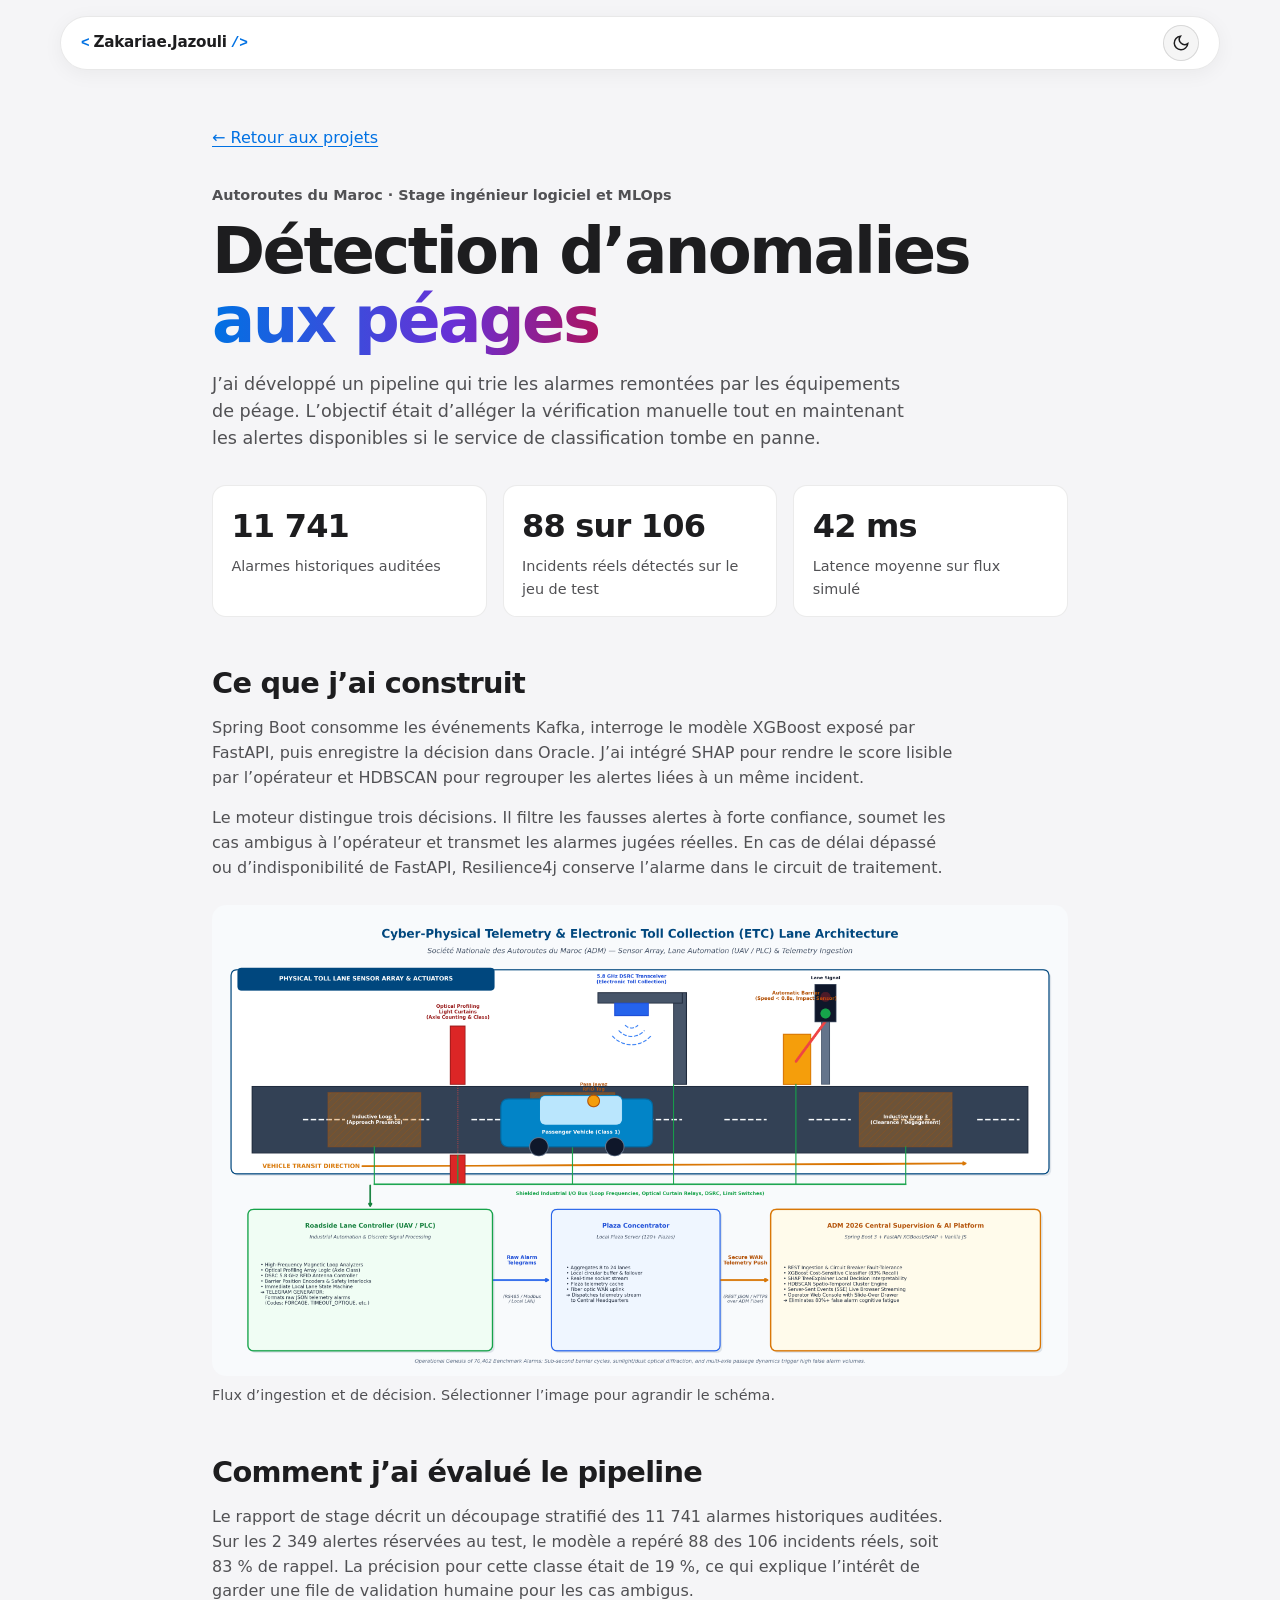
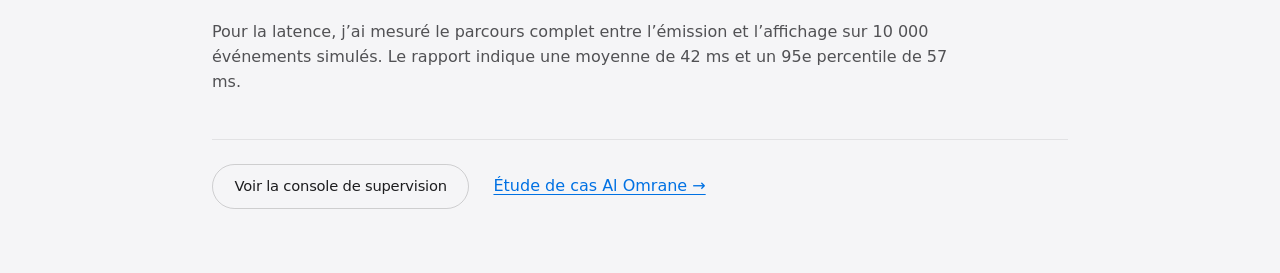
<file: projects/adm.html>
<!DOCTYPE html>
<html lang="fr" class="dark">
<head>
  <meta charset="UTF-8">
  <meta name="viewport" content="width=device-width, initial-scale=1.0">
  <title>Autoroutes du Maroc | Étude de cas de Zakariae Jazouli</title>
  <meta name="description" content="Conception d’un pipeline de détection d’anomalies aux péages avec Spring Boot, Kafka, FastAPI et XGBoost. Architecture et résultats de validation.">
  <link rel="stylesheet" href="../style.css?v=5">
  <script src="../theme.js?v=1"></script>
</head>
<body>
  <a class="skip-link" href="#main-content">Aller au contenu</a>
  <header class="navbar">
    <div class="nav-container">
      <a href="../index.html" class="nav-brand">
        <span class="brand-code" aria-hidden="true">&lt;</span>
        <span>Zakariae.Jazouli</span>
        <span class="brand-code" aria-hidden="true">/&gt;</span>
      </a>
      <div class="nav-actions">
        <button class="btn btn-icon theme-toggle" id="theme-toggle-btn" type="button" aria-label="Changer de thème">
          <svg class="icon-sun" aria-hidden="true" width="18" height="18" viewBox="0 0 24 24" fill="none" stroke="currentColor" stroke-width="2"><circle cx="12" cy="12" r="4"/><path d="M12 2v3m0 14v3M2 12h3m14 0h3M5 5l2 2m10 10 2 2M5 19l2-2M17 7l2-2"/></svg>
          <svg class="icon-moon" aria-hidden="true" width="18" height="18" viewBox="0 0 24 24" fill="none" stroke="currentColor" stroke-width="2"><path d="M21 12.79A9 9 0 1 1 11.21 3 7 7 0 0 0 21 12.79z"/></svg>
        </button>
      </div>
    </div>
  </header>

  <main id="main-content" class="container case-study" tabindex="-1">
    <a class="case-back" href="../index.html#card-adm">← Retour aux projets</a>
    <article>
      <header class="case-heading">
        <p class="case-context">Autoroutes du Maroc · Stage ingénieur logiciel et MLOps</p>
        <h1>Détection d’anomalies <span class="animated-gradient">aux péages</span></h1>
        <p>J’ai développé un pipeline qui trie les alarmes remontées par les équipements de péage. L’objectif était d’alléger la vérification manuelle tout en maintenant les alertes disponibles si le service de classification tombe en panne.</p>
      </header>

      <dl class="case-metrics" aria-label="Résultats">
        <div><dt>Alarmes historiques auditées</dt><dd>11 741</dd></div>
        <div><dt>Incidents réels détectés sur le jeu de test</dt><dd>88 sur 106</dd></div>
        <div><dt>Latence moyenne sur flux simulé</dt><dd>42 ms</dd></div>
      </dl>

      <section class="case-section">
        <h2>Ce que j’ai construit</h2>
        <p>Spring Boot consomme les événements Kafka, interroge le modèle XGBoost exposé par FastAPI, puis enregistre la décision dans Oracle. J’ai intégré SHAP pour rendre le score lisible par l’opérateur et HDBSCAN pour regrouper les alertes liées à un même incident.</p>
        <p>Le moteur distingue trois décisions. Il filtre les fausses alertes à forte confiance, soumet les cas ambigus à l’opérateur et transmet les alarmes jugées réelles. En cas de délai dépassé ou d’indisponibilité de FastAPI, Resilience4j conserve l’alarme dans le circuit de traitement.</p>
        <figure class="case-figure">
          <a href="../assets/adm-arch.png">
            <img src="../assets/adm-arch.png" alt="Schéma des échanges entre la simulation, Kafka, le moteur Spring Boot, FastAPI, Oracle et la console" loading="lazy">
          </a>
          <figcaption>Flux d’ingestion et de décision. Sélectionner l’image pour agrandir le schéma.</figcaption>
        </figure>
      </section>

      <section class="case-section">
        <h2>Comment j’ai évalué le pipeline</h2>
        <p>Le rapport de stage décrit un découpage stratifié des 11 741 alarmes historiques auditées. Sur les 2 349 alertes réservées au test, le modèle a repéré 88 des 106 incidents réels, soit 83 % de rappel. La précision pour cette classe était de 19 %, ce qui explique l’intérêt de garder une file de validation humaine pour les cas ambigus.</p>
        <p>Pour la latence, j’ai mesuré le parcours complet entre l’émission et l’affichage sur 10 000 événements simulés. Le rapport indique une moyenne de 42 ms et un 95e percentile de 57 ms.</p>
      </section>

      <nav class="case-next" aria-label="Autres projets">
        <a class="btn btn-outline" href="../assets/adm-dashboard.png">Voir la console de supervision</a>
        <a class="case-back" href="al-omrane.html">Étude de cas Al Omrane →</a>
      </nav>
    </article>
  </main>
</body>
</html>
</file>
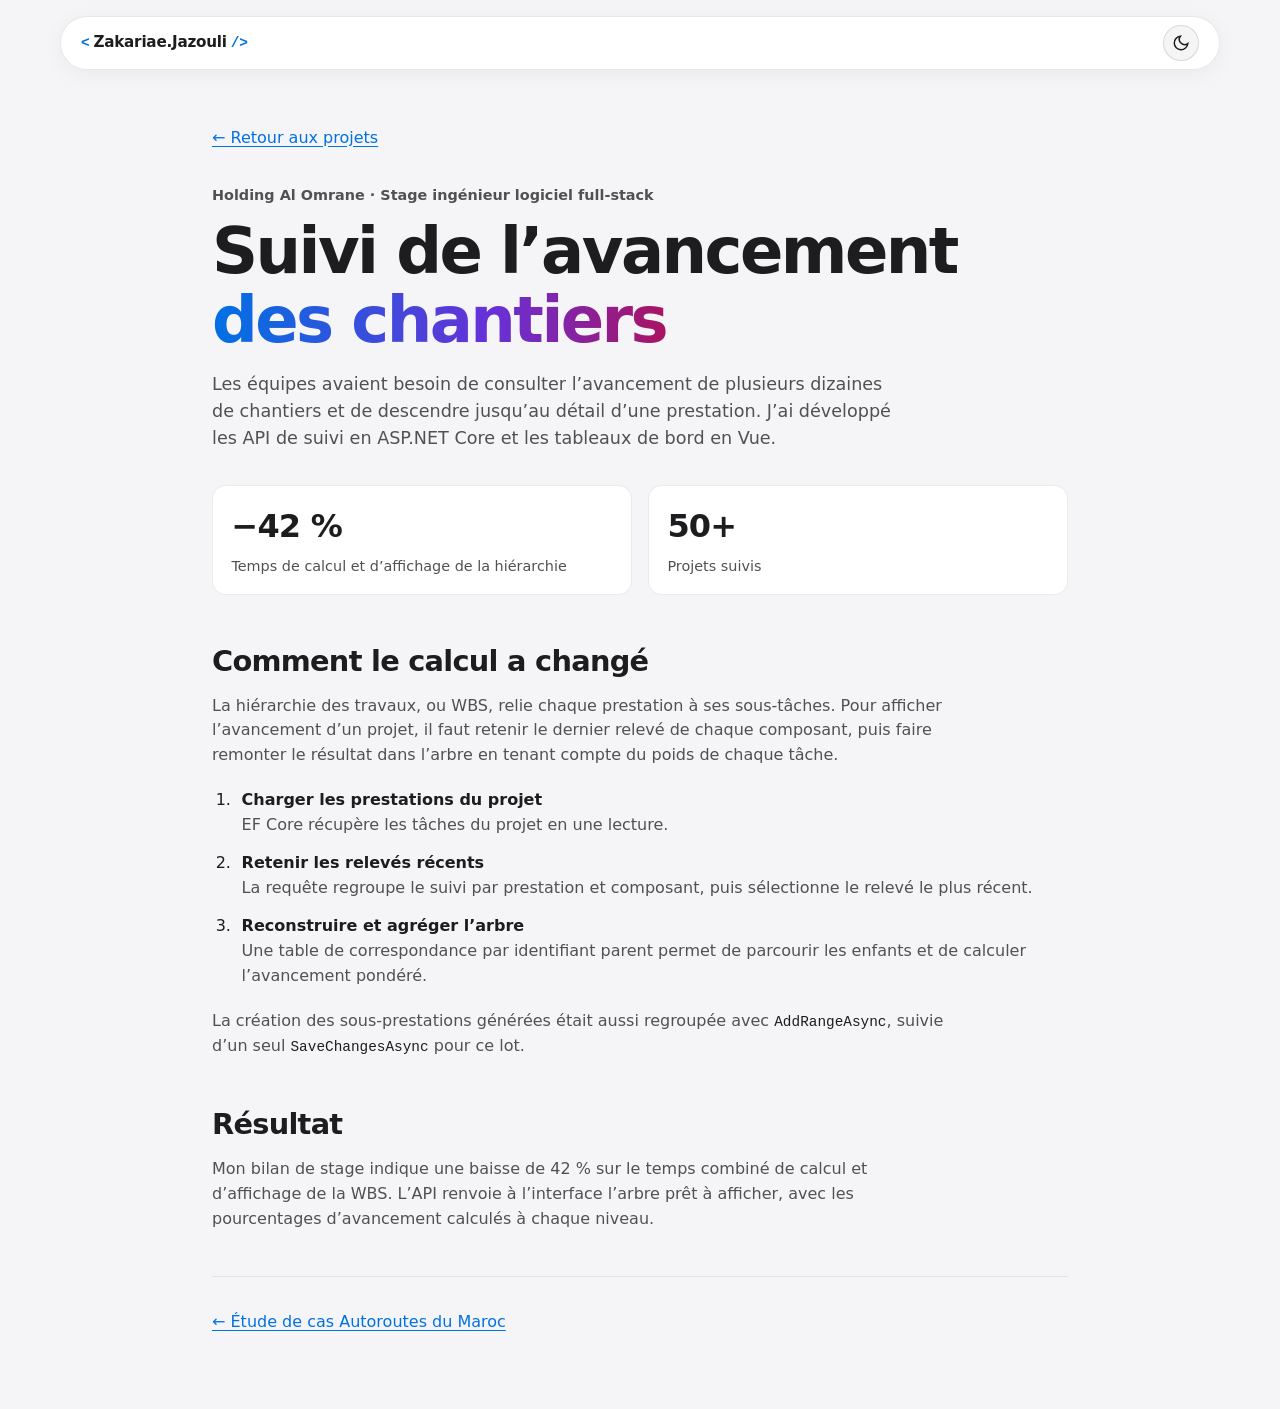
<file: projects/al-omrane.html>
<!DOCTYPE html>
<html lang="fr" class="dark">
<head>
  <meta charset="UTF-8">
  <meta name="viewport" content="width=device-width, initial-scale=1.0">
  <title>Al Omrane | Étude de cas de Zakariae Jazouli</title>
  <meta name="description" content="Plateforme de suivi de chantiers en ASP.NET Core, SQL Server et Vue. Optimisation du calcul de la hiérarchie des travaux et de leur avancement.">
  <link rel="stylesheet" href="../style.css?v=5">
  <script src="../theme.js?v=1"></script>
</head>
<body>
  <a class="skip-link" href="#main-content">Aller au contenu</a>
  <header class="navbar">
    <div class="nav-container">
      <a href="../index.html" class="nav-brand">
        <span class="brand-code" aria-hidden="true">&lt;</span>
        <span>Zakariae.Jazouli</span>
        <span class="brand-code" aria-hidden="true">/&gt;</span>
      </a>
      <div class="nav-actions">
        <button class="btn btn-icon theme-toggle" id="theme-toggle-btn" type="button" aria-label="Changer de thème">
          <svg class="icon-sun" aria-hidden="true" width="18" height="18" viewBox="0 0 24 24" fill="none" stroke="currentColor" stroke-width="2"><circle cx="12" cy="12" r="4"/><path d="M12 2v3m0 14v3M2 12h3m14 0h3M5 5l2 2m10 10 2 2M5 19l2-2M17 7l2-2"/></svg>
          <svg class="icon-moon" aria-hidden="true" width="18" height="18" viewBox="0 0 24 24" fill="none" stroke="currentColor" stroke-width="2"><path d="M21 12.79A9 9 0 1 1 11.21 3 7 7 0 0 0 21 12.79z"/></svg>
        </button>
      </div>
    </div>
  </header>

  <main id="main-content" class="container case-study" tabindex="-1">
    <a class="case-back" href="../index.html#card-monitoring">← Retour aux projets</a>
    <article>
      <header class="case-heading">
        <p class="case-context">Holding Al Omrane · Stage ingénieur logiciel full-stack</p>
        <h1>Suivi de l’avancement <span class="animated-gradient">des chantiers</span></h1>
        <p>Les équipes avaient besoin de consulter l’avancement de plusieurs dizaines de chantiers et de descendre jusqu’au détail d’une prestation. J’ai développé les API de suivi en ASP.NET Core et les tableaux de bord en Vue.</p>
      </header>

      <dl class="case-metrics" aria-label="Résultats">
        <div><dt>Temps de calcul et d’affichage de la hiérarchie</dt><dd>−42 %</dd></div>
        <div><dt>Projets suivis</dt><dd>50+</dd></div>
      </dl>

      <section class="case-section">
        <h2>Comment le calcul a changé</h2>
        <p>La hiérarchie des travaux, ou WBS, relie chaque prestation à ses sous-tâches. Pour afficher l’avancement d’un projet, il faut retenir le dernier relevé de chaque composant, puis faire remonter le résultat dans l’arbre en tenant compte du poids de chaque tâche.</p>
        <ol class="case-flow">
          <li><strong>Charger les prestations du projet</strong><span>EF Core récupère les tâches du projet en une lecture.</span></li>
          <li><strong>Retenir les relevés récents</strong><span>La requête regroupe le suivi par prestation et composant, puis sélectionne le relevé le plus récent.</span></li>
          <li><strong>Reconstruire et agréger l’arbre</strong><span>Une table de correspondance par identifiant parent permet de parcourir les enfants et de calculer l’avancement pondéré.</span></li>
        </ol>
        <p>La création des sous-prestations générées était aussi regroupée avec <code>AddRangeAsync</code>, suivie d’un seul <code>SaveChangesAsync</code> pour ce lot.</p>
      </section>

      <section class="case-section">
        <h2>Résultat</h2>
        <p>Mon bilan de stage indique une baisse de 42 % sur le temps combiné de calcul et d’affichage de la WBS. L’API renvoie à l’interface l’arbre prêt à afficher, avec les pourcentages d’avancement calculés à chaque niveau.</p>
      </section>

      <nav class="case-next" aria-label="Autres projets">
        <a class="case-back" href="adm.html">← Étude de cas Autoroutes du Maroc</a>
      </nav>
    </article>
  </main>
</body>
</html>
</file>
<file: style.css>
/* ==========================================================================
   Apple Human Interface Guidelines (HIG) Design System
   Zakariae Jazouli — Engineering Vitrine & ePortfolio
   Strict adherence to Apple HIG: Typography, Materials, Liquid Glass & Semantic Colors
   Dual Theme System: Apple Dark Mode & Apple Cupertino Light Mode
   ========================================================================== */

/* --------------------------------------------------------------------------
   1. System Design Tokens (Apple Dark & Light Mode Semantic Hierarchy)
   -------------------------------------------------------------------------- */
:root,
html.dark {
  /* System Backgrounds (macOS / iOS Dark Mode Hierarchy) */
  --system-bg: #000000;                        /* Base background */
  --system-grouped-bg: #0d0d0f;                /* Grouped background */
  --system-card-bg: #1c1c1e;                   /* Secondary grouped (opaque content card) */
  --system-card-hover: #2c2c2e;                /* Tertiary grouped (card hover) */
  --system-card-active: #3a3a3c;               /* Active elevated */
  --system-elevated-surface: #242426;          /* Floating surfaces without glass */

  /* Liquid Glass (Floating Functional Layer Only) */
  --liquid-glass-bg: rgba(30, 30, 32, 0.72);
  --liquid-glass-border: rgba(255, 255, 255, 0.14);
  --liquid-glass-blur: blur(24px) saturate(180%);
  --liquid-glass-modal: rgba(28, 28, 30, 0.92);
  --liquid-glass-pill: rgba(118, 118, 128, 0.24);
  --liquid-glass-pill-active: rgba(255, 255, 255, 0.18);
  --nav-link-hover: rgba(255, 255, 255, 0.08);

  /* Apple Semantic Colors (Dark Mode) */
  --apple-blue: #0a84ff;                       /* Primary system accent */
  --apple-blue-hover: #409cff;
  --apple-blue-subtle: rgba(10, 132, 255, 0.15);
  --apple-green: #30d158;                      /* Verified / Online status */
  --apple-green-subtle: rgba(48, 209, 88, 0.15);
  --apple-orange: #ff9f0a;                     /* In-progress / Warning */
  --apple-orange-subtle: rgba(255, 159, 10, 0.15);
  --apple-indigo: #5e5ce6;
  --apple-purple: #bf5af2;
  --apple-red: #ff453a;
  --apple-gray: #8e8e93;

  /* Typography Colors (Apple Label Hierarchy) */
  --label-primary: #ffffff;                    /* 100% white */
  --label-secondary: rgba(235, 235, 245, 0.68);/* 68% high contrast, > 4.5:1 */
  --label-tertiary: rgba(235, 235, 245, 0.45); /* 45% auxiliary */
  --label-quaternary: rgba(235, 235, 245, 0.22);/* 22% subtle */

  /* Borders & Separators */
  --separator: rgba(255, 255, 255, 0.09);
  --separator-strong: rgba(255, 255, 255, 0.18);
  --focus-ring: #0a84ff;

  /* Typography Stack (Apple System & SF Font Hierarchy) */
  --font-system: -apple-system, BlinkMacSystemFont, "SF Pro Display", "SF Pro Text", "Helvetica Neue", "Segoe UI", Roboto, system-ui, sans-serif;
  --font-mono: "SF Mono", "SFMono-Regular", ui-monospace, Menlo, Monaco, Consolas, "Liberation Mono", monospace;

  /* Continuous Squircle Radiuses */
  --radius-xs: 6px;
  --radius-sm: 10px;
  --radius-md: 14px;
  --radius-lg: 18px;
  --radius-xl: 22px;
  --radius-sheet: 28px;
  --radius-full: 9999px;

  /* Standard Apple Springs & Easing Curves */
  --ease-apple: cubic-bezier(0.16, 1, 0.3, 1);
  --ease-spring: cubic-bezier(0.25, 1, 0.5, 1);
  --duration-fast: 0.18s;
  --duration-normal: 0.28s;

  /* Depth & Shadows */
  --shadow-sheet: 0 24px 60px rgba(0, 0, 0, 0.65), 0 0 1px rgba(255, 255, 255, 0.15);
  --shadow-floating: 0 12px 36px rgba(0, 0, 0, 0.45), 0 0 1px rgba(255, 255, 255, 0.12);
  --shadow-card: 0 4px 16px rgba(0, 0, 0, 0.25);

  --ambient-opacity: 0.18;
}

/* --------------------------------------------------------------------------
   Apple Cupertino Light Mode Tokens (Clean, Bright, Accessible)
   -------------------------------------------------------------------------- */
html.light {
  /* System Backgrounds (Cupertino Clean White & Subtle Gray) */
  --system-bg: #f5f5f7;                        /* Apple hallmark light background */
  --system-grouped-bg: #ffffff;
  --system-card-bg: #ffffff;                   /* Opaque crisp card */
  --system-card-hover: #ffffff;
  --system-card-active: #f2f2f7;
  --system-elevated-surface: #ffffff;

  /* Liquid Glass (Light Vibrancy Layer) */
  --liquid-glass-bg: rgba(255, 255, 255, 0.82);
  --liquid-glass-border: rgba(0, 0, 0, 0.08);
  --liquid-glass-blur: blur(24px) saturate(180%);
  --liquid-glass-modal: rgba(255, 255, 255, 0.96);
  --liquid-glass-pill: rgba(0, 0, 0, 0.05);
  --liquid-glass-pill-active: #ffffff;
  --nav-link-hover: rgba(0, 0, 0, 0.06);

  /* Apple Semantic Colors (Light Mode) */
  --apple-blue: #0071e3;                       /* Apple signature primary blue */
  --apple-blue-hover: #0077ed;
  --apple-blue-subtle: rgba(0, 113, 227, 0.08);
  --apple-green: #248a3d;                      /* High contrast verified green */
  --apple-green-subtle: rgba(36, 138, 61, 0.1);
  --apple-orange: #b45309;
  --apple-orange-subtle: rgba(180, 83, 9, 0.1);
  --apple-indigo: #4338ca;
  --apple-purple: #7e22ce;
  --apple-red: #d70015;
  --apple-gray: #6e6e73;

  /* Typography Colors (Apple Label Hierarchy Light) */
  --label-primary: #1d1d1f;                    /* Apple dark charcoal text */
  --label-secondary: #515154;                  /* 5:1 contrast on white */
  --label-tertiary: #6e6e73;                   /* 4.5:1 contrast */
  --label-quaternary: #aeaeb2;

  /* Borders & Separators */
  --separator: rgba(0, 0, 0, 0.08);
  --separator-strong: rgba(0, 0, 0, 0.16);
  --focus-ring: #0071e3;

  /* Depth & Shadows */
  --shadow-sheet: 0 24px 60px rgba(0, 0, 0, 0.16), 0 0 1px rgba(0, 0, 0, 0.08);
  --shadow-floating: 0 10px 30px rgba(0, 0, 0, 0.08), 0 1px 3px rgba(0, 0, 0, 0.05);
  --shadow-card: 0 2px 10px rgba(0, 0, 0, 0.04), 0 1px 2px rgba(0, 0, 0, 0.03);

  --ambient-opacity: 0.08;
}

/* --------------------------------------------------------------------------
   2. Reset & Global Standards
   -------------------------------------------------------------------------- */
*, *::before, *::after {
  box-sizing: border-box;
  margin: 0;
  padding: 0;
}

html {
  scroll-behavior: smooth;
  scroll-padding-top: 5.5rem;
  font-size: 16px;
  -webkit-text-size-adjust: 100%;
  -webkit-font-smoothing: antialiased;
  -moz-osx-font-smoothing: grayscale;
  transition: background-color var(--duration-normal) var(--ease-apple),
              color var(--duration-normal) var(--ease-apple);
}

body {
  font-family: var(--font-system);
  background-color: var(--system-bg);
  color: var(--label-primary);
  line-height: 1.55;
  overflow-x: hidden;
  position: relative;
  min-height: 100vh;
  transition: background-color var(--duration-normal) var(--ease-apple),
              color var(--duration-normal) var(--ease-apple);
}

/* Accessible Focus States */
:focus-visible {
  outline: 2px solid var(--focus-ring);
  outline-offset: 3px;
  border-radius: var(--radius-xs);
}

.skip-link {
  position: fixed;
  top: 1rem;
  left: 1rem;
  z-index: 1100;
  padding: 0.75rem 1rem;
  transform: translateY(calc(-100% - 2rem));
  background: var(--system-card-bg);
  color: var(--label-primary);
  border-radius: var(--radius-sm);
}

.skip-link:focus {
  transform: none;
}

/* Selection */
::selection {
  background: rgba(10, 132, 255, 0.35);
  color: #ffffff;
}

html.light ::selection {
  background: rgba(0, 113, 227, 0.25);
  color: #1d1d1f;
}

/* Layout Container */
.container {
  width: 100%;
  max-width: 1200px;
  margin: 0 auto;
  padding: 0 2rem;
  position: relative;
}

/* --------------------------------------------------------------------------
   3. Subtle Atmosphere (Restrained Ambient Glows)
   -------------------------------------------------------------------------- */
.ambient-glow {
  position: fixed;
  border-radius: 50%;
  filter: blur(160px);
  pointer-events: none;
  z-index: 0;
  opacity: var(--ambient-opacity);
  transition: opacity var(--duration-normal);
}

.glow-top {
  top: -120px;
  left: 30%;
  width: 500px;
  height: 400px;
  background: radial-gradient(circle, var(--apple-blue) 0%, transparent 70%);
}

.glow-middle {
  top: 45%;
  right: -100px;
  width: 500px;
  height: 500px;
  background: radial-gradient(circle, var(--apple-indigo) 0%, transparent 70%);
}

.glow-bottom {
  bottom: 0;
  left: 15%;
  width: 450px;
  height: 400px;
  background: radial-gradient(circle, var(--apple-blue) 0%, transparent 70%);
}

/* --------------------------------------------------------------------------
   4. Floating Functional Layer: True Liquid Glass Navbar (Aligned & Single-Line)
   -------------------------------------------------------------------------- */
.navbar {
  position: fixed;
  top: 1rem;
  left: 0;
  right: 0;
  z-index: 1000;
  display: flex;
  justify-content: center;
  padding: 0 1rem;
  pointer-events: none;
}

.nav-container {
  position: relative;
  pointer-events: auto;
  display: flex;
  align-items: center;
  justify-content: space-between;
  gap: 1.5rem;
  width: 100%;
  max-width: 1160px;
  height: 54px;
  padding: 0 1.25rem;
  background: var(--liquid-glass-bg);
  backdrop-filter: var(--liquid-glass-blur);
  -webkit-backdrop-filter: var(--liquid-glass-blur);
  border: 1px solid var(--liquid-glass-border);
  border-radius: var(--radius-full);
  box-shadow: var(--shadow-floating);
  transition: all var(--duration-normal) var(--ease-apple);
}

.nav-container.scrolled {
  box-shadow: 0 16px 40px rgba(0, 0, 0, 0.45), 0 0 1px var(--separator-strong);
  border-color: var(--separator-strong);
}

html.light .nav-container {
  background: rgba(255, 255, 255, 0.92);
  backdrop-filter: blur(28px) saturate(190%);
  -webkit-backdrop-filter: blur(28px) saturate(190%);
  border: 1px solid rgba(0, 0, 0, 0.09);
  box-shadow: 0 4px 20px rgba(0, 0, 0, 0.05);
}

html.light .nav-container.scrolled {
  background: rgba(255, 255, 255, 0.97) !important;
  backdrop-filter: blur(32px) saturate(200%);
  -webkit-backdrop-filter: blur(32px) saturate(200%);
  border: 1px solid rgba(0, 0, 0, 0.12);
  box-shadow: 0 12px 36px rgba(0, 0, 0, 0.12), 0 1px 3px rgba(0, 0, 0, 0.08);
}

html.dark .nav-container.scrolled {
  background: rgba(20, 20, 22, 0.94) !important;
  border-color: rgba(255, 255, 255, 0.18);
  box-shadow: 0 16px 40px rgba(0, 0, 0, 0.55), 0 0 1px rgba(255, 255, 255, 0.18);
}

/* Nav Brand */
.nav-brand {
  display: inline-flex;
  align-items: center;
  gap: 0.25rem;
  font-family: var(--font-system);
  font-weight: 700;
  font-size: 0.95rem;
  letter-spacing: -0.015em;
  color: var(--label-primary);
  text-decoration: none;
  white-space: nowrap;
  transition: opacity var(--duration-fast);
}

html.light .nav-brand {
  color: #1d1d1f;
}

.nav-brand:hover {
  opacity: 0.85;
}

.brand-code {
  color: var(--apple-blue);
  font-family: var(--font-mono);
  font-weight: 600;
  font-size: 0.9rem;
}

/* Nav Menu Items (Aligned, No Wrapping) */
.nav-links {
  display: flex;
  align-items: center;
  justify-content: center;
  gap: 0.35rem;
}

.nav-links .nav-compact-link {
  display: none;
}

.nav-actions #btn-download-cv {
  white-space: nowrap;
}

.nav-link {
  display: inline-flex;
  align-items: center;
  justify-content: center;
  font-size: 0.86rem;
  font-weight: 500;
  line-height: 1;
  white-space: nowrap;
  color: var(--label-secondary);
  text-decoration: none;
  padding: 0.45rem 0.75rem;
  border-radius: var(--radius-full);
  transition: all var(--duration-fast) var(--ease-apple);
  letter-spacing: -0.01em;
}

html.light .nav-link {
  color: #1d1d1f !important;
  font-weight: 500;
}

html.dark .nav-link {
  color: rgba(235, 235, 245, 0.85) !important;
}

.nav-link:hover {
  color: var(--label-primary);
  background: var(--nav-link-hover);
}

html.light .nav-link:hover {
  color: var(--apple-blue) !important;
  background: rgba(0, 113, 227, 0.08) !important;
}

html.light #btn-download-cv {
  color: #1d1d1f !important;
  border-color: rgba(0, 0, 0, 0.16) !important;
}

html.light #btn-download-cv:hover {
  background: rgba(0, 0, 0, 0.06) !important;
  border-color: rgba(0, 0, 0, 0.3) !important;
}

html.light #btn-github-nav {
  color: #1d1d1f !important;
  border-color: rgba(0, 0, 0, 0.12) !important;
  background: rgba(0, 0, 0, 0.04) !important;
}

html.light #btn-linkedin-nav {
  color: #1d1d1f !important;
  border-color: rgba(0, 0, 0, 0.12) !important;
  background: rgba(0, 0, 0, 0.04) !important;
}

html.light #theme-toggle-btn {
  color: #1d1d1f !important;
  border-color: rgba(0, 0, 0, 0.12) !important;
  background: rgba(0, 0, 0, 0.04) !important;
}

/* Nav Actions */
.nav-actions {
  display: flex;
  align-items: center;
  gap: 0.6rem;
}

/* Theme Toggle Button & Icon Swap */
.theme-toggle {
  cursor: pointer;
  display: inline-flex;
  align-items: center;
  justify-content: center;
  color: var(--label-primary);
}

.theme-toggle .icon-sun,
.theme-toggle .icon-moon {
  transition: transform var(--duration-fast) var(--ease-apple), opacity var(--duration-fast);
}

html.dark .theme-toggle .icon-sun {
  display: block;
}

html.dark .theme-toggle .icon-moon {
  display: none;
}

html.light .theme-toggle .icon-sun {
  display: none;
}

html.light .theme-toggle .icon-moon {
  display: block;
  color: #1d1d1f;
}

.mobile-toggle {
  display: none;
  background: transparent;
  border: none;
  cursor: pointer;
  padding: 0.5rem;
  min-width: 44px;
  min-height: 44px;
  flex-direction: column;
  justify-content: center;
  align-items: center;
  gap: 5px;
}

.mobile-toggle span {
  display: block;
  width: 20px;
  height: 2px;
  background: var(--label-primary);
  border-radius: 2px;
  transition: all var(--duration-fast);
}

/* --------------------------------------------------------------------------
   5. Apple Typography & Section Headings
   -------------------------------------------------------------------------- */
.section {
  padding: 6rem 0;
  position: relative;
  z-index: 1;
}

.section-header {
  text-align: center;
  max-width: 760px;
  margin: 0 auto 3.5rem auto;
}

.section-tag {
  display: inline-block;
  font-family: var(--font-system);
  font-size: 0.82rem;
  font-weight: 600;
  text-transform: uppercase;
  letter-spacing: 0.06em;
  color: var(--apple-blue);
  margin-bottom: 0.6rem;
}

.section-title {
  font-size: 2.25rem;
  font-weight: 700;
  line-height: 1.2;
  letter-spacing: -0.025em;
  color: var(--label-primary);
  margin-bottom: 0.85rem;
}

.section-desc {
  font-size: 1.05rem;
  line-height: 1.5;
  color: var(--label-secondary);
  font-weight: 400;
}

.gradient-text {
  background: linear-gradient(135deg, #ffffff 40%, rgba(235, 235, 245, 0.65) 100%);
  -webkit-background-clip: text;
  -webkit-text-fill-color: transparent;
}

html.light .gradient-text {
  background: linear-gradient(135deg, #1d1d1f 30%, #0071e3 100%);
  -webkit-background-clip: text;
  -webkit-text-fill-color: transparent;
}

/* --------------------------------------------------------------------------
   6. Apple Button System & Touch Targets (≥ 44pt Touch / ≥ 28pt Desktop)
   -------------------------------------------------------------------------- */
.btn {
  display: inline-flex;
  align-items: center;
  justify-content: center;
  gap: 0.5rem;
  font-family: var(--font-system);
  font-weight: 500;
  font-size: 0.92rem;
  letter-spacing: -0.015em;
  padding: 0.65rem 1.35rem;
  min-height: 40px;
  border-radius: var(--radius-full);
  text-decoration: none;
  cursor: pointer;
  transition: all var(--duration-fast) var(--ease-apple);
  border: 1px solid transparent;
  user-select: none;
}

.btn:active {
  transform: scale(0.97);
}

/* Primary Filled Apple Button */
.btn-primary {
  background: #0068d7;
  color: #ffffff;
  border-color: rgba(255, 255, 255, 0.12);
  box-shadow: 0 2px 8px rgba(10, 132, 255, 0.35);
}

.btn-primary:hover {
  background: #0872df;
  box-shadow: 0 4px 16px rgba(10, 132, 255, 0.45);
  color: #ffffff;
}

/* Glass / Translucent System Button */
.btn-glass {
  background: rgba(255, 255, 255, 0.1);
  color: var(--label-primary);
  border: 1px solid var(--separator);
}

html.light .btn-glass {
  background: rgba(0, 0, 0, 0.05);
  border-color: rgba(0, 0, 0, 0.08);
}

.btn-glass:hover {
  background: rgba(255, 255, 255, 0.16);
  border-color: var(--separator-strong);
}

html.light .btn-glass:hover {
  background: rgba(0, 0, 0, 0.09);
}

/* Outline / Subtle Secondary Button */
.btn-outline {
  background: transparent;
  color: var(--label-primary);
  border: 1px solid var(--separator-strong);
}

.btn-outline:hover {
  background: rgba(255, 255, 255, 0.08);
  border-color: var(--separator-strong);
}

html.light .btn-outline:hover {
  background: rgba(0, 0, 0, 0.05);
}

.btn-sm {
  padding: 0.4rem 0.95rem;
  font-size: 0.82rem;
  min-height: 32px;
}

.btn-icon {
  width: 36px;
  height: 36px;
  min-width: 36px;
  min-height: 36px;
  padding: 0;
  border-radius: var(--radius-full);
  background: rgba(255, 255, 255, 0.08);
  color: var(--label-primary);
  border: 1px solid var(--separator);
}

html.light .btn-icon {
  background: rgba(0, 0, 0, 0.04);
  border-color: rgba(0, 0, 0, 0.08);
}

.btn-icon:hover {
  background: rgba(255, 255, 255, 0.15);
  color: var(--label-primary);
}

html.light .btn-icon:hover {
  background: rgba(0, 0, 0, 0.08);
}

/* --------------------------------------------------------------------------
   7. Hero Section (Apple Product-Launch Aesthetic)
   -------------------------------------------------------------------------- */
.hero-section {
  padding-top: 8.5rem;
  padding-bottom: 5rem;
  position: relative;
  z-index: 1;
  overflow: clip;
}

.hero-container {
  display: grid;
  grid-template-columns: minmax(0, 1.15fr) minmax(0, 0.85fr);
  align-items: center;
  gap: 3.5rem;
}

.hero-content {
  display: flex;
  flex-direction: column;
}

/* School Capsule Badge */
.hero-badge {
  display: inline-flex;
  align-items: center;
  gap: 0.65rem;
  padding: 0.4rem 1rem 0.4rem 0.5rem;
  background: var(--system-card-bg);
  border: 1px solid var(--separator);
  border-radius: var(--radius-full);
  font-size: 0.82rem;
  font-weight: 500;
  color: var(--label-secondary);
  width: fit-content;
  margin-bottom: 1.5rem;
  box-shadow: var(--shadow-card);
}

.hero-school-logo {
  height: 22px;
  width: auto;
  border-radius: 4px;
}

.hero-title {
  font-size: 3.5rem;
  font-weight: 700;
  line-height: 1.08;
  letter-spacing: -0.035em;
  color: var(--label-primary);
  margin-bottom: 0.85rem;
}

.hero-subtitle {
  font-size: 1.25rem;
  font-weight: 500;
  color: var(--label-secondary);
  margin-bottom: 1.25rem;
  letter-spacing: -0.015em;
}

.hero-pitch {
  font-size: 1.05rem;
  line-height: 1.6;
  color: var(--label-secondary);
  margin-bottom: 2rem;
  max-width: 600px;
}

.hero-pitch strong {
  color: var(--label-primary);
  font-weight: 600;
}

.hero-actions {
  display: flex;
  flex-wrap: wrap;
  gap: 0.85rem;
  margin-bottom: 2.75rem;
}

/* Quick Metrics Bar */
.hero-stats {
  display: grid;
  grid-template-columns: repeat(3, minmax(0, 1fr));
  gap: 1rem;
  padding-top: 1.75rem;
  border-top: 1px solid var(--separator);
}

.stat-card {
  display: flex;
  flex-direction: column;
}

.stat-number {
  font-size: 1.65rem;
  font-weight: 700;
  letter-spacing: -0.025em;
  color: var(--label-primary);
}

.stat-label {
  font-size: 0.75rem;
  line-height: 1.35;
  color: var(--label-secondary);
  margin-top: 0.2rem;
}

/* Hero Terminal Showcase (macOS Pro Terminal in both themes) */
.hero-visual {
  display: flex;
  justify-content: center;
}

.terminal-window {
  width: 100%;
  min-width: 0;
  background: #151518;
  border: 1px solid var(--separator-strong);
  border-radius: var(--radius-lg);
  box-shadow: var(--shadow-sheet);
  overflow: hidden;
  font-family: var(--font-mono);
}

html.light .terminal-window {
  background: #1c1c20;
  border: 1px solid rgba(0, 0, 0, 0.12);
  box-shadow: 0 20px 48px rgba(0, 0, 0, 0.15);
}

.terminal-header {
  display: flex;
  align-items: center;
  justify-content: space-between;
  padding: 0.75rem 1rem;
  background: #1d1d22;
  border-bottom: 1px solid rgba(255, 255, 255, 0.08);
}

.terminal-dots {
  display: flex;
  gap: 7px;
}

.terminal-dots .dot {
  width: 11px;
  height: 11px;
  border-radius: 50%;
}

.terminal-dots .dot.red { background: #ff5f56; }
.terminal-dots .dot.yellow { background: #ffbd2e; }
.terminal-dots .dot.green { background: #27c93f; }

.terminal-title {
  font-size: 0.75rem;
  color: #8e8e93;
  letter-spacing: -0.01em;
}

.terminal-body {
  padding: 1.25rem;
  font-size: 0.82rem;
  line-height: 1.6;
  color: #e5e5ea;
  max-height: 420px;
  overflow-y: auto;
}

.term-line {
  margin-bottom: 0.6rem;
}

.term-prompt {
  color: #30d158;
  font-weight: 600;
  margin-right: 0.4rem;
}

.term-cmd {
  color: #ffffff;
}

.term-output {
  margin: 0.5rem 0 1rem 0;
  padding: 0.75rem;
  background: #0e0e11;
  border-radius: var(--radius-sm);
  border: 1px solid rgba(255, 255, 255, 0.08);
  color: #d1d1d6;
  white-space: pre-wrap;
  overflow-wrap: anywhere;
}

.json-key { color: #409cff; }
.json-str { color: #86e17b; }

/* --------------------------------------------------------------------------
   8. Apple HIG Compliant Content Cards
   -------------------------------------------------------------------------- */
.about-card,
.project-card,
.arch-lab,
.timeline-card,
.cert-card,
.skill-category,
.video-showcase,
.contact-card {
  background: var(--system-card-bg);
  border: 1px solid var(--separator);
  border-radius: var(--radius-lg);
  box-shadow: var(--shadow-card);
  transition: transform var(--duration-fast) var(--ease-apple),
              border-color var(--duration-fast) var(--ease-apple),
              background var(--duration-fast) var(--ease-apple),
              box-shadow var(--duration-fast) var(--ease-apple);
}

.about-card:hover,
.project-card:hover,
.cert-card:hover,
.skill-category:hover {
  background: var(--system-card-hover);
  border-color: var(--separator-strong);
}

html.light .about-card:hover,
html.light .project-card:hover,
html.light .cert-card:hover,
html.light .skill-category:hover {
  box-shadow: 0 8px 24px rgba(0, 0, 0, 0.08);
  border-color: rgba(0, 0, 0, 0.16);
}

/* About Grid */
.about-grid {
  display: grid;
  grid-template-columns: repeat(3, 1fr);
  gap: 1.5rem;
}

.about-card {
  padding: 2rem 1.75rem;
  display: flex;
  flex-direction: column;
}

.card-icon {
  width: 44px;
  height: 44px;
  border-radius: var(--radius-md);
  background: var(--apple-blue-subtle);
  color: var(--apple-blue);
  display: flex;
  align-items: center;
  justify-content: center;
  margin-bottom: 1.25rem;
}

.about-card h3 {
  font-size: 1.15rem;
  font-weight: 600;
  letter-spacing: -0.015em;
  color: var(--label-primary);
  margin-bottom: 0.75rem;
}

.about-card p {
  font-size: 0.92rem;
  line-height: 1.6;
  color: var(--label-secondary);
}

.about-card strong {
  color: var(--label-primary);
  font-weight: 600;
}

/* --------------------------------------------------------------------------
   9. Apple Segmented Control (Filter Bar)
   -------------------------------------------------------------------------- */
.filter-bar {
  display: flex;
  align-items: center;
  justify-content: center;
  flex-wrap: wrap;
  gap: 4px;
  padding: 4px;
  margin: 0 auto 3rem auto;
  width: fit-content;
  max-width: 100%;
  background: var(--liquid-glass-pill);
  backdrop-filter: blur(20px);
  -webkit-backdrop-filter: blur(20px);
  border: 1px solid var(--separator);
  border-radius: var(--radius-full);
}

.filter-btn {
  border: none;
  background: transparent;
  color: var(--label-secondary);
  font-family: var(--font-system);
  font-size: 0.85rem;
  font-weight: 500;
  letter-spacing: -0.01em;
  padding: 0.45rem 1.15rem;
  min-height: 34px;
  border-radius: var(--radius-full);
  cursor: pointer;
  transition: all var(--duration-fast) var(--ease-apple);
  user-select: none;
  white-space: nowrap;
}

.filter-btn:hover {
  color: var(--label-primary);
}

.filter-btn.active {
  background: var(--liquid-glass-pill-active);
  color: var(--label-primary);
  font-weight: 600;
  box-shadow: 0 2px 8px rgba(0, 0, 0, 0.25);
}

html.light .filter-btn.active {
  box-shadow: 0 2px 8px rgba(0, 0, 0, 0.12);
}

/* --------------------------------------------------------------------------
   10. Projects Grid & Showcase
   -------------------------------------------------------------------------- */
.projects-grid {
  display: grid;
  grid-template-columns: repeat(2, minmax(0, 1fr));
  gap: 2rem;
}

.project-card {
  display: flex;
  flex-direction: column;
  overflow: hidden;
  border-radius: var(--radius-xl);
}

.project-card[hidden] {
  display: none;
}

.project-badge-top {
  display: flex;
  flex-wrap: wrap;
  gap: 0.5rem;
  align-items: center;
  justify-content: space-between;
  padding: 0.85rem 1.25rem;
  border-bottom: 1px solid var(--separator);
  background: rgba(0, 0, 0, 0.2);
}

html.light .project-badge-top {
  background: rgba(0, 0, 0, 0.02);
}

.badge-tag {
  font-size: 0.75rem;
  font-weight: 600;
  text-transform: uppercase;
  letter-spacing: 0.05em;
  padding: 0.25rem 0.6rem;
  border-radius: var(--radius-xs);
}

.badge-tag.production {
  background: var(--apple-blue-subtle);
  color: var(--apple-blue);
  border: 1px solid rgba(10, 132, 255, 0.25);
}

.badge-tag.fullstack {
  background: rgba(191, 90, 242, 0.15);
  color: var(--apple-purple);
  border: 1px solid rgba(191, 90, 242, 0.25);
}

.badge-tag.systems {
  background: rgba(255, 159, 10, 0.15);
  color: var(--apple-orange);
  border: 1px solid rgba(255, 159, 10, 0.25);
}

.badge-metric {
  font-size: 0.78rem;
  font-weight: 600;
  color: var(--apple-green);
  display: inline-flex;
  align-items: center;
  gap: 0.35rem;
}

/* Clickable project thumbnails */
.project-cover {
  position: relative;
  display: block;
  width: 100%;
  min-height: 178px;
  max-height: 255px;
  aspect-ratio: 2.35;
  padding: 0;
  border: 0;
  border-radius: 0;
  overflow: hidden;
  background: var(--cover-surface);
  cursor: pointer;
  font: inherit;
  text-align: start;
  text-decoration: none;
  container-type: inline-size;
  --cover-ink: #f6f8fb;
  --cover-panel: color-mix(in srgb, var(--cover-surface) 84%, var(--cover-accent));
  --cover-stroke: color-mix(in srgb, var(--cover-accent) 32%, transparent);
}

.cover-adm {
  --cover-surface: #081d29;
  --cover-edge: #115160;
  --cover-accent: #7fe9eb;
}

.cover-monitoring {
  --cover-surface: #fff5e6;
  --cover-edge: #e8c8a6;
  --cover-accent: #874b2b;
  --cover-ink: #352316;
  --cover-panel: #fff9ef;
}

.cover-atlas {
  --cover-surface: #302016;
  --cover-edge: #704321;
  --cover-accent: #ffcc91;
}

.cover-youth {
  --cover-surface: #141e19;
  --cover-edge: #344c26;
  --cover-accent: #cff188;
}

.cover-sql {
  --cover-surface: #261824;
  --cover-edge: #5b2b32;
  --cover-accent: #ffb498;
}

.cover-causal {
  --cover-surface: #191b37;
  --cover-edge: #383568;
  --cover-accent: #c1baff;
}

.cover-art {
  position: absolute;
  inset: 0;
  display: grid;
  grid-template-columns: minmax(0, 1fr) minmax(0, 1.08fr);
  align-items: center;
  gap: clamp(0.55rem, 3.4cqw, 1.35rem);
  padding: 1rem clamp(0.8rem, 5.3cqw, 2rem) 2.75rem;
  background:
    linear-gradient(to right, color-mix(in srgb, var(--cover-accent) 8%, transparent) 1px, transparent 1px),
    linear-gradient(to bottom, color-mix(in srgb, var(--cover-accent) 8%, transparent) 1px, transparent 1px),
    radial-gradient(ellipse at 90% 15%, var(--cover-edge), transparent 68%);
  background-size: 24px 24px, 24px 24px, 100% 100%;
  color: var(--cover-ink);
  pointer-events: none;
  transition: transform var(--duration-normal) var(--ease-apple);
}

.cover-atlas .cover-art {
  background:
    repeating-radial-gradient(ellipse at 82% 50%, transparent 0 17px, #f5bb761c 18px 19px),
    radial-gradient(ellipse at 92% 30%, var(--cover-edge), transparent 72%);
}

.cover-youth .cover-art {
  background:
    radial-gradient(circle at center, #cff18827 1px, transparent 1.5px) 0 0 / 16px 16px,
    radial-gradient(ellipse at 90% 15%, var(--cover-edge), transparent 68%);
}

.cover-copy {
  position: relative;
  z-index: 1;
  display: grid;
  gap: 0.45rem;
}

.cover-kicker {
  color: var(--cover-accent);
  font: 600 clamp(0.57rem, 2cqw, 0.73rem) / 1.4 var(--font-mono);
  letter-spacing: 0.055em;
  text-transform: uppercase;
}

.cover-heading {
  font-size: clamp(1.18rem, 5.1cqw, 1.98rem);
  font-weight: 700;
  line-height: 1.1;
  letter-spacing: -0.035em;
}

.cover-visual {
  min-width: 0;
  font: 500 clamp(0.55rem, 2.05cqw, 0.76rem) / 1.4 var(--font-mono);
}

.cover-signal {
  display: grid;
  gap: 0.5rem;
}

.cover-signal-bars {
  display: grid;
  grid-template-columns: repeat(10, minmax(0, 1fr));
  align-items: end;
  gap: clamp(2px, 1.1cqw, 7px);
  height: clamp(46px, 13cqw, 80px);
  padding: 0.4rem 0.55rem 0;
  border-bottom: 1px solid var(--cover-stroke);
  background: repeating-linear-gradient(to top, transparent 0 19px, var(--cover-stroke) 19px 20px);
}

.cover-signal-bars i {
  height: 32%;
  border-radius: 3px 3px 0 0;
  background: linear-gradient(var(--cover-accent), #288898);
  opacity: 0.72;
}

.cover-signal-bars i:nth-child(3n + 2) { height: 47%; }
.cover-signal-bars i:nth-child(3n + 3) { height: 62%; }
.cover-signal-bars i:nth-child(4) { height: 92%; opacity: 1; }
.cover-signal-bars i:nth-child(7) { height: 76%; opacity: 1; }

.cover-pipeline {
  text-align: center;
  color: var(--cover-accent);
}

.cover-pipeline b {
  opacity: 0.65;
}

.cover-wbs,
.cover-ranking,
.cover-vector {
  display: grid;
  gap: 0.35rem;
}

.cover-wbs > span,
.cover-ranking > span,
.cover-vector > span {
  display: flex;
  align-items: center;
  gap: clamp(0.3rem, 1.4cqw, 0.6rem);
  min-height: 1.5rem;
  padding: 0.3rem 0.5rem;
  border: 1px solid var(--cover-stroke);
  border-radius: 0.35rem;
  background: var(--cover-panel);
}

.cover-wbs > span::before,
.cover-vector > span::before {
  content: "";
  flex: 0 0 auto;
  width: 0.37rem;
  height: 0.37rem;
  border-radius: 50%;
  background: var(--cover-accent);
}

.cover-wbs > span:nth-child(2) { margin-inline-start: 9%; }
.cover-wbs > span:nth-child(3) { margin-inline-start: 18%; }

.cover-map {
  position: relative;
  padding-top: 0.6rem;
  border: 1px solid var(--cover-stroke);
  border-radius: 0.55rem;
  background: #281a12;
  box-shadow: 0 10px 28px #0d080575;
  transform: rotate(-4deg);
}

.cover-map::before {
  content: "";
  position: absolute;
  top: 0.24rem;
  left: 0.45rem;
  width: 0.2rem;
  height: 0.2rem;
  border-radius: 50%;
  background: #efc089;
  box-shadow: 0.35rem 0 #ad815b, 0.7rem 0 #765638;
}

.cover-map img {
  display: block;
  width: 100%;
  height: auto;
  border-radius: 0 0 0.5rem 0.5rem;
}

.cover-map-badge {
  position: absolute;
  right: -0.35rem;
  bottom: -0.5rem;
  padding: 0.22rem 0.45rem;
  border-radius: 0.35rem;
  background: var(--cover-accent);
  color: #382313;
  font-weight: 700;
}

.cover-ranking > span:first-child {
  border-color: var(--cover-accent);
}

.cover-ranking b,
.cover-ranking em,
.cover-vector b {
  color: var(--cover-accent);
}

.cover-ranking i {
  flex: 1;
  height: 0.25rem;
  border-radius: 10px;
  background: linear-gradient(to right, var(--cover-accent) var(--rank-level, 84%), var(--cover-stroke) var(--rank-level, 84%));
}

.cover-ranking > span:nth-child(2) { --rank-level: 62%; }
.cover-ranking > span:nth-child(3) { --rank-level: 43%; }

.cover-ranking em {
  font-style: normal;
}

.cover-btree {
  display: grid;
  gap: 0.9rem;
  text-align: center;
}

.cover-btree-root,
.cover-btree-branches > span {
  position: relative;
  padding: 0.35rem 0.18rem;
  border: 1px solid var(--cover-stroke);
  border-radius: 0.35rem;
  background: var(--cover-panel);
}

.cover-btree-root {
  justify-self: center;
  padding-inline: 0.55rem;
  color: var(--cover-accent);
}

.cover-btree-root::after,
.cover-btree-branches > span::before {
  content: "";
  position: absolute;
  left: 50%;
  border-inline-start: 1px solid var(--cover-stroke);
}

.cover-btree-root::after {
  top: 100%;
  height: 0.45rem;
}

.cover-btree-branches {
  position: relative;
  display: grid;
  grid-template-columns: repeat(3, minmax(0, 1fr));
  gap: 0.24rem;
  font-size: clamp(0.48rem, 1.85cqw, 0.69rem);
}

.cover-btree-branches::before {
  content: "";
  position: absolute;
  inset-inline: 16%;
  top: -0.45rem;
  border-top: 1px solid var(--cover-stroke);
}

.cover-btree-branches > span::before {
  bottom: 100%;
  height: 0.45rem;
}

.cover-btree-branches > span:nth-child(2) {
  color: var(--cover-accent);
  border-color: var(--cover-accent);
}

.cover-vector > span:nth-child(2) { margin-inline-start: 8%; }
.cover-vector > span:nth-child(3) { margin-inline-start: 16%; }

.cover-vector code {
  margin-inline-start: auto;
  white-space: nowrap;
  font-family: inherit;
}

.project-cover::after {
  content: "";
  position: absolute;
  inset: 0;
  background: linear-gradient(transparent 48%, #10131b73);
  opacity: 0;
  pointer-events: none;
  transition: opacity var(--duration-fast);
}

.cover-action {
  position: absolute;
  z-index: 1;
  right: 0.75rem;
  bottom: 0.65rem;
  display: inline-flex;
  align-items: center;
  min-height: 2.15rem;
  padding: 0.3rem 0.58rem;
  border: 1px solid #fff5;
  border-radius: 999px;
  background: #141820;
  color: #fff;
  font-size: 0.76rem;
  font-weight: 650;
  line-height: 1;
  pointer-events: none;
}

.cover-action-icon {
  font-size: 1rem;
}

.cover-action-label {
  max-inline-size: 11rem;
  padding-inline-end: 0.45rem;
  overflow: hidden;
  white-space: nowrap;
  transition: max-inline-size var(--duration-fast), padding var(--duration-fast), opacity var(--duration-fast);
}

.project-cover:focus-visible {
  outline: 3px solid #fff;
  outline-offset: -5px;
  box-shadow: inset 0 0 0 2px #111721;
}

.project-cover:focus-visible::after {
  opacity: 1;
  box-shadow: inset 0 0 0 2px #111721;
}

@media (hover: hover) and (pointer: fine) {
  .project-cover .cover-action-label {
    max-inline-size: 0;
    padding-inline-end: 0;
    opacity: 0;
  }

  .project-cover:is(:hover, :focus) .cover-action-label {
    max-inline-size: 11rem;
    padding-inline-end: 0.45rem;
    opacity: 1;
  }

  .project-cover:hover::after {
    opacity: 1;
  }

  .project-cover:hover .cover-art {
    transform: scale(1.02);
  }
}

@media (prefers-reduced-motion: reduce) {
  .project-cover:hover .cover-art {
    transform: none;
  }
}

/* Project Card Content */
.project-content {
  padding: 1.75rem 1.5rem 1.5rem 1.5rem;
  display: flex;
  flex-direction: column;
  flex-grow: 1;
}

.project-title {
  font-size: 1.25rem;
  font-weight: 700;
  letter-spacing: -0.02em;
  line-height: 1.35;
  color: var(--label-primary);
  margin-bottom: 0.75rem;
}

.project-summary {
  font-size: 0.92rem;
  line-height: 1.6;
  color: var(--label-secondary);
  margin-bottom: 1.25rem;
  flex-grow: 1;
}

.project-summary strong {
  color: var(--label-primary);
  font-weight: 600;
}

/* Project System Tags */
.project-tags {
  display: flex;
  flex-wrap: wrap;
  gap: 0.45rem;
  margin-bottom: 1.5rem;
}

.tag {
  font-size: 0.75rem;
  font-weight: 500;
  font-family: var(--font-mono);
  padding: 0.25rem 0.6rem;
  background: rgba(255, 255, 255, 0.06);
  border: 1px solid var(--separator);
  border-radius: var(--radius-xs);
  color: var(--label-secondary);
}

html.light .tag {
  background: rgba(0, 0, 0, 0.04);
  color: #3a3a3c;
}

/* Project Footer */
.project-footer {
  display: flex;
  align-items: center;
  justify-content: space-between;
  flex-wrap: wrap;
  gap: 0.75rem;
  padding-top: 1.25rem;
  border-top: 1px solid var(--separator);
}

.project-kpis {
  display: flex;
  flex-wrap: wrap;
  gap: 1rem;
  font-size: 0.8rem;
  color: var(--label-tertiary);
}

.project-kpis strong {
  color: var(--label-primary);
  font-weight: 600;
}

/* --------------------------------------------------------------------------
   11. Architecture Lab (Native Apple TabView Style)
   -------------------------------------------------------------------------- */
.arch-lab {
  border-radius: var(--radius-xl);
  overflow: hidden;
}

/* Tab Bar */
.arch-tabs {
  display: flex;
  background: #141416;
  border-bottom: 1px solid var(--separator);
  overflow-x: auto;
}

html.light .arch-tabs {
  background: #fbfbfd;
}

.arch-tab-btn {
  display: flex;
  align-items: center;
  gap: 0.6rem;
  padding: 1rem 1.5rem;
  background: transparent;
  border: none;
  border-bottom: 2px solid transparent;
  color: var(--label-secondary);
  font-family: var(--font-system);
  font-size: 0.9rem;
  font-weight: 500;
  letter-spacing: -0.01em;
  cursor: pointer;
  transition: all var(--duration-fast);
  white-space: nowrap;
}

.arch-tab-btn:hover {
  color: var(--label-primary);
  background: rgba(255, 255, 255, 0.03);
}

html.light .arch-tab-btn:hover {
  background: rgba(0, 0, 0, 0.03);
}

.arch-tab-btn.active {
  color: var(--apple-blue);
  border-bottom-color: var(--apple-blue);
  background: rgba(10, 132, 255, 0.06);
  font-weight: 600;
}

.tab-icon {
  font-size: 1.1rem;
}

/* Tab Panes */
.arch-content-container {
  padding: 2.25rem;
}

.arch-tab-pane {
  display: none;
}

.arch-tab-pane.active {
  display: block;
  animation: appleFadeIn 0.3s var(--ease-apple);
}

@keyframes appleFadeIn {
  from { opacity: 0; transform: translateY(6px); }
  to { opacity: 1; transform: translateY(0); }
}

.arch-pane-layout {
  display: grid;
  grid-template-columns: 1fr 1fr;
  gap: 2.5rem;
  align-items: center;
}

.arch-pane-text h3 {
  font-size: 1.35rem;
  font-weight: 700;
  letter-spacing: -0.02em;
  color: var(--label-primary);
  margin-bottom: 1rem;
  line-height: 1.35;
}

.arch-pane-text p {
  font-size: 0.95rem;
  line-height: 1.6;
  color: var(--label-secondary);
  margin-bottom: 1.5rem;
}

.arch-feature-list {
  list-style: none;
  display: flex;
  flex-direction: column;
  gap: 0.85rem;
  margin-bottom: 1.75rem;
}

.arch-feature-list li {
  font-size: 0.9rem;
  line-height: 1.55;
  color: var(--label-secondary);
  position: relative;
  padding-left: 1.25rem;
}

.arch-feature-list li::before {
  content: "•";
  position: absolute;
  left: 0;
  color: var(--apple-blue);
  font-weight: bold;
}

.arch-feature-list strong {
  color: var(--label-primary);
}

.arch-feature-list code {
  font-family: var(--font-mono);
  font-size: 0.82rem;
  background: rgba(255, 255, 255, 0.08);
  padding: 0.15rem 0.35rem;
  border-radius: 4px;
  color: var(--apple-orange);
}

html.light .arch-feature-list code {
  background: rgba(0, 0, 0, 0.06);
}

.arch-actions {
  display: flex;
  align-items: center;
  gap: 1.25rem;
  padding-top: 1.25rem;
  border-top: 1px solid var(--separator);
}

.partner-logo {
  height: 28px;
  width: auto;
  opacity: 0.9;
}

.verified-label {
  font-size: 0.82rem;
  font-weight: 500;
  color: var(--apple-green);
}

/* Architecture Visuals & Code Blocks */
.arch-diagram-img {
  width: 100%;
  border-radius: var(--radius-md);
  border: 1px solid var(--separator);
  box-shadow: var(--shadow-card);
}

.code-preview-window {
  background: #111113;
  border: 1px solid var(--separator);
  border-radius: var(--radius-md);
  overflow: hidden;
  font-family: var(--font-mono);
}

.code-header {
  padding: 0.65rem 1rem;
  background: #18181a;
  border-bottom: 1px solid var(--separator);
  font-size: 0.78rem;
  color: #a1a1aa;
}

.code-content {
  padding: 1.25rem;
  font-size: 0.8rem;
  line-height: 1.6;
  overflow-x: auto;
  color: #e5e5ea;
}

.c-kw { color: #ff7ab2; font-weight: 600; }
.c-type { color: #6bdfff; }
.c-fn { color: #41b4ff; }
.c-comment { color: #6e7681; font-style: italic; }

/* --------------------------------------------------------------------------
   12. Experience Timeline
   -------------------------------------------------------------------------- */
.timeline-container {
  position: relative;
  max-width: 860px;
  margin: 0 auto;
  padding-left: 2.5rem;
}

.timeline-container::before {
  content: "";
  position: absolute;
  top: 10px;
  bottom: 10px;
  left: 8px;
  width: 2px;
  background: var(--separator-strong);
}

.timeline-item {
  position: relative;
  margin-bottom: 2.25rem;
}

.timeline-dot {
  position: absolute;
  left: -2.5rem;
  top: 1.75rem;
  width: 14px;
  height: 14px;
  border-radius: 50%;
  background: var(--apple-blue);
  border: 3px solid var(--system-bg);
  box-shadow: 0 0 0 2px var(--apple-blue);
}

.timeline-card {
  padding: 1.75rem;
}

.timeline-header {
  display: flex;
  align-items: center;
  justify-content: space-between;
  margin-bottom: 0.85rem;
}

.timeline-meta {
  display: flex;
  align-items: center;
  gap: 0.75rem;
}

.timeline-period {
  font-size: 0.82rem;
  color: var(--label-tertiary);
  font-weight: 500;
}

.timeline-badge {
  font-size: 0.75rem;
  font-weight: 600;
  padding: 0.2rem 0.55rem;
  border-radius: var(--radius-xs);
  background: var(--apple-blue-subtle);
  color: var(--apple-blue);
}

.timeline-badge.academic {
  background: rgba(191, 90, 242, 0.15);
  color: var(--apple-purple);
}

.timeline-company-logo {
  height: 24px;
  width: auto;
}

.timeline-role {
  font-size: 1.2rem;
  font-weight: 700;
  letter-spacing: -0.02em;
  color: var(--label-primary);
  margin-bottom: 0.25rem;
}

.timeline-company {
  font-size: 0.92rem;
  font-weight: 500;
  color: var(--label-secondary);
  margin-bottom: 1rem;
}

.timeline-bullets {
  list-style: none;
  display: flex;
  flex-direction: column;
  gap: 0.65rem;
}

.timeline-bullets li {
  font-size: 0.9rem;
  line-height: 1.55;
  color: var(--label-secondary);
  position: relative;
  padding-left: 1.25rem;
}

.timeline-bullets li::before {
  content: "•";
  position: absolute;
  left: 0;
  color: var(--apple-blue);
}

.timeline-bullets strong {
  color: var(--label-primary);
  font-weight: 600;
}

.timeline-desc {
  font-size: 0.9rem;
  line-height: 1.6;
  color: var(--label-secondary);
}

/* --------------------------------------------------------------------------
   13. Skills & Certifications
   -------------------------------------------------------------------------- */
.certifications-grid {
  display: grid;
  grid-template-columns: repeat(4, 1fr);
  gap: 1.25rem;
  margin-bottom: 3.5rem;
}

.cert-card {
  padding: 1.25rem;
  display: flex;
  flex-direction: column;
  gap: 0.75rem;
}

.cert-badge {
  width: fit-content;
  font-size: 0.72rem;
  font-weight: 700;
  letter-spacing: 0.05em;
  padding: 0.25rem 0.55rem;
  border-radius: var(--radius-xs);
  color: #ffffff;
}

.cert-badge.aws { background: #ff9900; }
.cert-badge.cisco { background: #00bceb; }
.cert-badge.datacamp { background: #05192d; border: 1px solid #03ef62; color: #03ef62; }
.cert-badge.azure { background: #0089d6; }

.cert-info h4 {
  font-size: 0.95rem;
  font-weight: 600;
  letter-spacing: -0.01em;
  color: var(--label-primary);
  margin-bottom: 0.35rem;
}

.cert-info p {
  font-size: 0.78rem;
  line-height: 1.4;
  color: var(--label-tertiary);
}

.cert-status {
  font-size: 0.75rem;
  font-weight: 600;
  margin-top: auto;
}

.cert-status.verified { color: var(--apple-green); }
.cert-status.in-progress { color: var(--apple-orange); }

/* Tech Matrix */
.skills-matrix {
  display: grid;
  grid-template-columns: repeat(4, 1fr);
  gap: 1.5rem;
}

.skill-category {
  padding: 1.5rem;
  display: flex;
  flex-direction: column;
}

.skill-category h3 {
  font-size: 1rem;
  font-weight: 600;
  letter-spacing: -0.01em;
  color: var(--label-primary);
  margin-bottom: 1.25rem;
  display: flex;
  align-items: center;
  gap: 0.5rem;
}

.skill-pills {
  display: flex;
  flex-wrap: wrap;
  gap: 0.5rem;
}

.pill {
  font-size: 0.8rem;
  font-weight: 500;
  padding: 0.35rem 0.75rem;
  border-radius: var(--radius-full);
  background: rgba(255, 255, 255, 0.06);
  color: var(--label-secondary);
  border: 1px solid var(--separator);
  transition: all var(--duration-fast);
}

html.light .pill {
  background: rgba(0, 0, 0, 0.04);
}

.pill:hover {
  background: rgba(255, 255, 255, 0.12);
  color: var(--label-primary);
}

html.light .pill:hover {
  background: rgba(0, 0, 0, 0.08);
}

.pill.featured {
  background: var(--apple-blue-subtle);
  color: var(--apple-blue);
  border-color: rgba(10, 132, 255, 0.25);
  font-weight: 600;
}

/* --------------------------------------------------------------------------
   14. Video Pitch Section
   -------------------------------------------------------------------------- */
.video-showcase {
  display: grid;
  grid-template-columns: minmax(0, 1.15fr) minmax(0, 0.85fr);
  gap: 2.5rem;
  padding: 2.25rem;
  align-items: center;
  border-radius: var(--radius-xl);
}

.video-player-wrapper {
  position: relative;
  width: 100%;
  aspect-ratio: 16 / 9;
  border-radius: var(--radius-md);
  overflow: hidden;
  background: #000000;
  border: 1px solid var(--separator-strong);
  box-shadow: var(--shadow-sheet);
}

.video-player-wrapper video {
  width: 100%;
  height: 100%;
  object-fit: contain;
  display: block;
}

.video-info {
  display: flex;
  flex-direction: column;
}

.video-meta-badge {
  font-size: 0.75rem;
  font-weight: 600;
  text-transform: uppercase;
  letter-spacing: 0.05em;
  color: var(--apple-blue);
  margin-bottom: 0.75rem;
}

.video-info h3 {
  font-size: 1.35rem;
  font-weight: 700;
  letter-spacing: -0.02em;
  color: var(--label-primary);
  margin-bottom: 0.85rem;
  line-height: 1.3;
}

.video-info p {
  font-size: 0.92rem;
  line-height: 1.6;
  color: var(--label-secondary);
  margin-bottom: 1.5rem;
}

/* --------------------------------------------------------------------------
   15. Contact Section & Direct Communication
   -------------------------------------------------------------------------- */
.contact-card {
  display: grid;
  grid-template-columns: 1fr 1fr;
  gap: 3rem;
  padding: 3rem;
  border-radius: var(--radius-xl);
}

.contact-details {
  display: flex;
  flex-direction: column;
  gap: 1.5rem;
}

.contact-item {
  display: flex;
  align-items: center;
  gap: 1.25rem;
  padding: 1.15rem;
  background: #141416;
  border: 1px solid var(--separator);
  border-radius: var(--radius-md);
}

html.light .contact-item {
  background: #fbfbfd;
}

.contact-icon {
  width: 44px;
  height: 44px;
  min-width: 44px;
  border-radius: var(--radius-sm);
  background: var(--apple-blue-subtle);
  color: var(--apple-blue);
  display: flex;
  align-items: center;
  justify-content: center;
}

.contact-meta {
  display: flex;
  flex-direction: column;
  flex-grow: 1;
}

.contact-label {
  font-size: 0.75rem;
  color: var(--label-tertiary);
  text-transform: uppercase;
  letter-spacing: 0.04em;
  font-weight: 600;
}

.contact-val {
  font-size: 0.95rem;
  color: var(--label-primary);
  font-weight: 600;
  margin-top: 0.15rem;
}

.contact-sub {
  font-size: 0.75rem;
  color: var(--label-tertiary);
  margin-top: 0.2rem;
}

.contact-actions-box {
  display: flex;
  flex-direction: column;
  justify-content: center;
  padding-left: 1.5rem;
  border-left: 1px solid var(--separator);
}

.contact-actions-box h3 {
  font-size: 1.5rem;
  font-weight: 700;
  letter-spacing: -0.02em;
  color: var(--label-primary);
  margin-bottom: 0.85rem;
}

.contact-actions-box p {
  font-size: 0.95rem;
  line-height: 1.6;
  color: var(--label-secondary);
  margin-bottom: 2rem;
}

.box-buttons {
  display: flex;
  flex-direction: column;
  gap: 0.85rem;
}

/* --------------------------------------------------------------------------
   16. Apple Sheet Modal (UISheetPresentationController Style)
   -------------------------------------------------------------------------- */
/* Native Sheet Container */
.modal-container {
  position: fixed;
  inset: 0;
  margin: auto;
  width: min(calc(100% - 2rem), 820px);
  max-height: calc(100dvh - 2rem);
  overflow-y: auto;
  overscroll-behavior: contain;
  background: var(--liquid-glass-modal);
  backdrop-filter: var(--liquid-glass-blur);
  -webkit-backdrop-filter: var(--liquid-glass-blur);
  border: 1px solid var(--liquid-glass-border);
  border-radius: var(--radius-sheet);
  box-shadow: var(--shadow-sheet);
  color: var(--label-primary);
  padding: 3.5rem clamp(1rem, 5vw, 2.25rem) 2.25rem;
}

.modal-container::backdrop {
  background: rgba(0, 0, 0, 0.55);
  backdrop-filter: blur(8px);
}

body:has(.modal-container[open]) {
  overflow: hidden;
}

/* Apple Circular Close Button */
.modal-close {
  position: absolute;
  top: 0.75rem;
  right: 0.75rem;
  width: 44px;
  height: 44px;
  border-radius: 50%;
  background: rgba(118, 118, 128, 0.24);
  color: var(--label-primary);
  border: none;
  font-size: 1.25rem;
  line-height: 1;
  display: flex;
  align-items: center;
  justify-content: center;
  cursor: pointer;
  transition: all var(--duration-fast);
}

html.light .modal-close {
  background: rgba(0, 0, 0, 0.06);
}

.modal-close:hover {
  background: rgba(118, 118, 128, 0.45);
}

html.light .modal-close:hover {
  background: rgba(0, 0, 0, 0.12);
}

.modal-hero-img {
  width: 100%;
  border-radius: var(--radius-md);
  margin-bottom: 1.25rem;
  border: 1px solid var(--separator);
}

.modal-header-meta {
  display: flex;
  flex-wrap: wrap;
  align-items: center;
  gap: 0.75rem;
  margin-bottom: 0.5rem;
}

.modal-title {
  font-size: 1.65rem;
  font-weight: 700;
  letter-spacing: -0.025em;
  color: var(--label-primary);
  margin: 0.75rem 0;
  line-height: 1.3;
}

.modal-text-content {
  color: var(--label-secondary);
  font-size: 0.95rem;
  line-height: 1.7;
  margin-bottom: 1.25rem;
}

.modal-text-content h3 {
  color: var(--label-primary);
  font-size: 1.15rem;
  margin: 1.5rem 0 0.5rem 0;
}

.modal-text-content ul {
  padding-left: 1.25rem;
  margin-bottom: 1rem;
}

.modal-text-content li {
  margin-bottom: 0.4rem;
}

/* --------------------------------------------------------------------------
   17. Apple Toast Notification
   -------------------------------------------------------------------------- */
.toast {
  position: fixed;
  bottom: 2rem;
  left: 50%;
  transform: translateX(-50%) translateY(40px);
  background: rgba(44, 44, 46, 0.92);
  backdrop-filter: blur(20px);
  -webkit-backdrop-filter: blur(20px);
  border: 1px solid rgba(255, 255, 255, 0.15);
  color: #ffffff;
  padding: 0.75rem 1.5rem;
  border-radius: var(--radius-full);
  font-size: 0.88rem;
  font-weight: 500;
  box-shadow: var(--shadow-floating);
  z-index: 3000;
  opacity: 0;
  pointer-events: none;
  transition: all var(--duration-normal) var(--ease-spring);
}

html.light .toast {
  background: rgba(255, 255, 255, 0.92);
  color: #1d1d1f;
  border: 1px solid rgba(0, 0, 0, 0.12);
  box-shadow: 0 12px 36px rgba(0, 0, 0, 0.12);
}

.toast.show {
  transform: translateX(-50%) translateY(0);
  opacity: 1;
}

/* --------------------------------------------------------------------------
   18. Minimal Apple Footer
   -------------------------------------------------------------------------- */
.footer {
  padding: 3rem 0;
  border-top: 1px solid var(--separator);
  background: var(--system-bg);
}

.footer-content {
  display: flex;
  align-items: center;
  justify-content: space-between;
  font-size: 0.82rem;
  color: var(--label-tertiary);
}

.footer-content a {
  color: var(--apple-blue);
  text-decoration: none;
}

.footer-content a:hover {
  text-decoration: underline;
}

/* --------------------------------------------------------------------------
   19. Accessibility & Apple System Settings
   -------------------------------------------------------------------------- */
/* Reduce Motion */
@media (prefers-reduced-motion: reduce) {
  *, *::before, *::after {
    animation-duration: 0.01ms !important;
    animation-iteration-count: 1 !important;
    transition-duration: 0.01ms !important;
    scroll-behavior: auto !important;
  }
}

/* High Contrast Preference */
@media (prefers-contrast: more) {
  :root {
    --separator: rgba(255, 255, 255, 0.3);
    --label-secondary: #ffffff;
  }
  html.light {
    --separator: rgba(0, 0, 0, 0.3);
    --label-secondary: #000000;
  }
  .navbar .nav-container,
  .modal-container,
  .filter-bar {
    border-width: 2px !important;
  }
}

/* --------------------------------------------------------------------------
   20. Responsive Layouts & Breakpoints
   -------------------------------------------------------------------------- */
@media (max-width: 1024px) {
  .hero-container {
    grid-template-columns: minmax(0, 1fr);
    gap: 2rem;
  }
  .hero-visual {
    width: min(100%, 580px);
  }
  .projects-grid,
  .arch-pane-layout,
  .video-showcase,
  .contact-card {
    grid-template-columns: minmax(0, 1fr);
  }
  .about-grid,
  .certifications-grid,
  .skills-matrix {
    grid-template-columns: repeat(2, minmax(0, 1fr));
  }
  .contact-actions-box {
    padding-left: 0;
    border-left: none;
    border-top: 1px solid var(--separator);
    padding-top: 2rem;
  }
}

@media (max-width: 768px) {
  .section-title {
    font-size: 1.85rem;
  }
  .about-grid,
  .certifications-grid,
  .skills-matrix {
    grid-template-columns: minmax(0, 1fr);
  }
}


/* ==========================================================================
   PREMIUM POLISH LAYER — Apple HIG & Linear/Vercel Aesthetic
   Grain, Gradient Shimmer, Scroll Reveals and Card Glow,
   Spotlight, Active Nav, Custom Scrollbar & Upgraded Footer
   ========================================================================== */

/* --------------------------------------------------------------------------
   22. Grain Texture Overlay
   -------------------------------------------------------------------------- */
.grain-overlay {
  position: fixed;
  inset: 0;
  pointer-events: none;
  z-index: 9990;
  opacity: 0.03;
  mix-blend-mode: overlay;
  background-image: url("data:image/svg+xml,%3Csvg viewBox='0 0 256 256' xmlns='http://www.w3.org/2000/svg'%3E%3Cfilter id='n'%3E%3CfeTurbulence type='fractalNoise' baseFrequency='0.85' numOctaves='4' stitchTiles='stitch'/%3E%3C/filter%3E%3Crect width='100%25' height='100%25' filter='url(%23n)'/%3E%3C/svg%3E");
  background-repeat: repeat;
  background-size: 180px;
}

html.light .grain-overlay {
  opacity: 0.02;
  mix-blend-mode: multiply;
}

/* --------------------------------------------------------------------------
   23. Animated Gradient Hero & Heading Text
   -------------------------------------------------------------------------- */
.animated-gradient {
  background: linear-gradient(
    90deg,
    #2997ff 0%,
    #9e55ff 25%,
    #ff375f 50%,
    #9e55ff 75%,
    #2997ff 100%
  );
  background-size: 250% auto;
  -webkit-background-clip: text;
  -webkit-text-fill-color: transparent;
  background-clip: text;
  animation: gradientFlow 7s linear infinite;
  display: inline-block;
}

html.light .animated-gradient {
  background: linear-gradient(
    90deg,
    #0071e3 0%,
    #6830d6 25%,
    #d70015 50%,
    #6830d6 75%,
    #0071e3 100%
  );
  background-size: 250% auto;
  -webkit-background-clip: text;
  -webkit-text-fill-color: transparent;
  background-clip: text;
  animation: gradientFlow 7s linear infinite;
  display: inline-block;
}

@keyframes gradientFlow {
  0% { background-position: 0% center; }
  100% { background-position: 250% center; }
}

/* --------------------------------------------------------------------------
   24. Scroll Reveal Animations
   -------------------------------------------------------------------------- */
.reveal {
  transition: opacity 0.8s cubic-bezier(0.16, 1, 0.3, 1),
              transform 0.8s cubic-bezier(0.16, 1, 0.3, 1);
}

.reveal.reveal-pending:not(:focus-within) {
  opacity: 0;
  transform: translateY(16px);
}

@media (prefers-reduced-motion: reduce) {
  .reveal {
    opacity: 1 !important;
    transform: none !important;
  }
}

/* --------------------------------------------------------------------------
   25. Interactive Glow Card Effect
   -------------------------------------------------------------------------- */
.glow-card {
  position: relative;
  overflow: hidden;
}

.glow-card::before {
  content: "";
  position: absolute;
  width: 480px;
  height: 480px;
  border-radius: 50%;
  background: radial-gradient(circle, rgba(10, 132, 255, 0.12) 0%, transparent 65%);
  pointer-events: none;
  transform: translate(-50%, -50%);
  left: var(--mouse-x, -999px);
  top: var(--mouse-y, -999px);
  opacity: 0;
  transition: opacity 0.3s ease;
  z-index: 1;
}

.glow-card:hover::before {
  opacity: 1;
}

html.light .glow-card::before {
  background: radial-gradient(circle, rgba(0, 113, 227, 0.08) 0%, transparent 65%);
}

.glow-card > * {
  position: relative;
  z-index: 2;
}

/* --------------------------------------------------------------------------
   26. Hero Spotlight & Terminal Polish
   -------------------------------------------------------------------------- */
.hero-spotlight {
  position: absolute;
  width: 700px;
  height: 700px;
  border-radius: 50%;
  background: radial-gradient(circle, rgba(10, 132, 255, 0.09) 0%, transparent 65%);
  pointer-events: none;
  transform: translate(-50%, -50%);
  opacity: 0;
  transition: opacity 0.4s ease;
  z-index: 0;
}

.hero-section:hover .hero-spotlight {
  opacity: 1;
}

html.light .hero-spotlight {
  background: radial-gradient(circle, rgba(0, 113, 227, 0.06) 0%, transparent 65%);
}

/* --------------------------------------------------------------------------
   27. Active Navigation & Custom Scrollbar
   -------------------------------------------------------------------------- */
.nav-link.nav-active {
  color: var(--apple-blue) !important;
  background: var(--apple-blue-subtle) !important;
}

html.light .nav-link.nav-active {
  color: var(--apple-blue) !important;
  background: rgba(0, 113, 227, 0.08) !important;
}

/* Custom Scrollbar */
::-webkit-scrollbar {
  width: 8px;
}

::-webkit-scrollbar-track {
  background: transparent;
}

::-webkit-scrollbar-thumb {
  background: rgba(255, 255, 255, 0.16);
  border-radius: 999px;
  border: 2px solid transparent;
}

::-webkit-scrollbar-thumb:hover {
  background: rgba(255, 255, 255, 0.28);
}

html.light ::-webkit-scrollbar-thumb {
  background: rgba(0, 0, 0, 0.16);
}

html.light ::-webkit-scrollbar-thumb:hover {
  background: rgba(0, 0, 0, 0.28);
}

html {
  scrollbar-width: thin;
  scrollbar-color: rgba(255, 255, 255, 0.16) transparent;
}

html.light {
  scrollbar-color: rgba(0, 0, 0, 0.16) transparent;
}

/* --------------------------------------------------------------------------
   28. Upgraded Footer & Social Links
   -------------------------------------------------------------------------- */
.footer {
  padding: 4.5rem 0 3rem;
  border-top: 1px solid var(--separator);
  background: var(--system-bg);
}

.footer-grid {
  display: grid;
  grid-template-columns: 2fr 1fr 1fr;
  gap: 3.5rem;
  margin-bottom: 3rem;
}

.footer-brand {
  display: flex;
  flex-direction: column;
  gap: 1rem;
}

.footer-brand-name {
  font-family: var(--font-system);
  font-size: 1.25rem;
  font-weight: 700;
  color: var(--label-primary);
  letter-spacing: -0.02em;
}

.footer-brand-name .accent { color: var(--apple-blue); }

.footer-brand p {
  font-size: 0.88rem;
  line-height: 1.6;
  color: var(--label-secondary);
  max-width: 360px;
}

.social-links {
  display: flex;
  align-items: center;
  gap: 0.75rem;
  margin-top: 0.5rem;
}

.social-link {
  display: inline-flex;
  align-items: center;
  justify-content: center;
  width: 40px;
  height: 40px;
  border-radius: var(--radius-full);
  background: rgba(255, 255, 255, 0.06);
  border: 1px solid var(--separator);
  color: var(--label-secondary);
  transition: all var(--duration-fast) var(--ease-apple);
  text-decoration: none;
}

.social-link:hover {
  background: var(--apple-blue-subtle);
  border-color: rgba(10, 132, 255, 0.35);
  color: var(--apple-blue);
  transform: translateY(-2px);
}

html.light .social-link {
  background: rgba(0, 0, 0, 0.04);
  border-color: rgba(0, 0, 0, 0.08);
}

html.light .social-link:hover {
  background: rgba(0, 113, 227, 0.08);
  border-color: rgba(0, 113, 227, 0.25);
  color: var(--apple-blue);
}

.footer-col h4 {
  font-size: 0.82rem;
  font-weight: 700;
  text-transform: uppercase;
  letter-spacing: 0.06em;
  color: var(--label-primary);
  margin-bottom: 1.15rem;
}

.footer-col ul {
  list-style: none;
  display: flex;
  flex-direction: column;
  gap: 0.75rem;
}

.footer-col li a {
  font-size: 0.88rem;
  color: var(--label-secondary);
  text-decoration: none;
  transition: color var(--duration-fast);
}

.footer-col li a:hover {
  color: var(--apple-blue);
}

.footer-bottom {
  display: flex;
  align-items: center;
  justify-content: space-between;
  padding-top: 2rem;
  border-top: 1px solid var(--separator);
  font-size: 0.82rem;
  color: var(--label-tertiary);
}

.footer-bottom a {
  color: var(--label-secondary);
  text-decoration: none;
  transition: color var(--duration-fast);
}

.footer-bottom a:hover {
  color: var(--apple-blue);
}

.case-study {
  max-width: 920px;
  padding-block: 7.25rem 4rem;
}

.case-back {
  display: inline-flex;
  align-items: center;
  min-height: 44px;
  color: var(--apple-blue);
  text-underline-offset: 0.2em;
}

.case-heading {
  margin: 1.5rem 0 2rem;
}

.case-context {
  font-size: 0.9rem;
  font-weight: 600;
  color: var(--label-secondary);
}

.case-heading h1 {
  font-size: clamp(2.15rem, 6vw, 4rem);
  line-height: 1.08;
  letter-spacing: -0.04em;
  margin-block: 0.65rem 1rem;
}

.case-heading > p:last-child {
  max-width: 62ch;
  font-size: 1.1rem;
  color: var(--label-secondary);
}

.case-metrics {
  display: grid;
  grid-template-columns: repeat(auto-fit, minmax(min(100%, 12rem), 1fr));
  gap: 1rem;
}

.case-metrics > div {
  display: flex;
  flex-direction: column;
  gap: 0.25rem;
  padding: 1rem 1.15rem;
  border: 1px solid var(--separator);
  border-radius: var(--radius-md);
  background: var(--system-card-bg);
}

.case-metrics dt {
  color: var(--label-secondary);
  font-size: 0.9rem;
}

.case-metrics dd {
  order: -1;
  font-size: clamp(1.5rem, 4vw, 2rem);
  font-weight: 700;
  letter-spacing: -0.025em;
}

.case-section {
  margin-top: 2.75rem;
}

.case-section h2 {
  margin-bottom: 0.65rem;
  font-size: clamp(1.4rem, 3.5vw, 1.8rem);
  letter-spacing: -0.025em;
}

.case-section > p {
  max-width: 73ch;
  margin-bottom: 1rem;
  color: var(--label-secondary);
  overflow-wrap: anywhere;
}

.case-section code {
  color: var(--label-primary);
  font-family: var(--font-mono);
  font-size: 0.9em;
}

.case-figure {
  margin-block: 1.5rem 0;
}

.case-figure a,
.case-figure img {
  display: block;
  width: 100%;
  height: auto;
  border-radius: var(--radius-md);
}

.case-figure figcaption {
  margin-top: 0.5rem;
  color: var(--label-secondary);
  font-size: 0.9rem;
}

.case-flow {
  display: grid;
  gap: 0.85rem;
  margin: 1.25rem 0 1.25rem 1.5rem;
}

.case-flow li {
  padding-inline-start: 0.35rem;
}

.case-flow strong,
.case-flow span {
  display: block;
}

.case-flow span {
  color: var(--label-secondary);
}

.case-next {
  display: flex;
  flex-wrap: wrap;
  align-items: center;
  gap: 0.75rem 1.5rem;
  margin-top: 2.75rem;
  padding-top: 1.5rem;
  border-top: 1px solid var(--separator);
}

@media (max-width: 1120px) {
  .navbar {
    top: 0.75rem;
  }

  .nav-container {
    gap: 0.5rem;
    padding-inline: 0.875rem;
  }

  .nav-actions {
    gap: 0.4rem;
    flex-shrink: 0;
  }

  .nav-actions > a,
  .nav-links {
    display: none;
  }

  .mobile-toggle {
    display: flex;
  }

  .nav-actions .theme-toggle {
    width: 44px;
    height: 44px;
  }

  .nav-links.mobile-open {
    display: grid;
    position: absolute;
    inset-inline: 0;
    top: calc(100% + 0.5rem);
    max-height: calc(100dvh - 5.5rem);
    overflow-y: auto;
    justify-content: stretch;
    align-items: stretch;
    gap: 0.125rem;
    padding: 0.625rem;
    border: 1px solid var(--separator-strong);
    border-radius: var(--radius-lg);
    background: var(--system-card-bg);
    box-shadow: var(--shadow-sheet);
  }

  .nav-links.mobile-open .nav-link {
    display: flex;
    min-height: 44px;
    justify-content: flex-start;
    font-size: 0.95rem;
    border-radius: var(--radius-sm);
  }

  .mobile-toggle[aria-expanded="true"] span:first-child {
    transform: translateY(7px) rotate(45deg);
  }

  .mobile-toggle[aria-expanded="true"] span:nth-child(2) {
    opacity: 0;
  }

  .mobile-toggle[aria-expanded="true"] span:last-child {
    transform: translateY(-7px) rotate(-45deg);
  }
}

@media (max-width: 768px) {
  .container {
    padding-inline: clamp(1rem, 5vw, 2rem);
  }

  .hero-section {
    padding-block: 6.5rem 2.5rem;
  }

  .hero-subtitle {
    font-size: 1.15rem;
    margin-bottom: 0.75rem;
  }

  .hero-title {
    font-size: clamp(2rem, 8vw, 2.75rem);
  }

  .hero-pitch {
    margin-bottom: 1.5rem;
  }

  .hero-actions {
    gap: 0.625rem;
    margin-bottom: 1.5rem;
  }

  .hero-stats {
    gap: 0.625rem;
    padding-top: 1rem;
  }

  .stat-number {
    font-size: 1.35rem;
  }

  .terminal-body {
    padding: 0.875rem;
  }

  .section {
    padding-block: 3.5rem;
  }

  .section-header {
    margin-bottom: 1.75rem;
  }

  .filter-bar {
    justify-content: flex-start;
    border-radius: var(--radius-md);
    margin-bottom: 1.75rem;
  }

  .filter-btn {
    min-height: 44px;
    padding-inline: 0.75rem;
  }

  .hero-actions .btn,
  .project-footer .btn {
    min-height: 44px;
  }

  .arch-content-container,
  .project-content,
  .video-showcase,
  .contact-card {
    padding: 1rem;
  }

  .contact-card {
    gap: 1.5rem;
  }

  .contact-item {
    flex-wrap: wrap;
    gap: 0.625rem;
    padding: 0.75rem;
  }

  .contact-meta {
    min-width: 0;
    overflow-wrap: anywhere;
  }

  .footer-grid {
    grid-template-columns: minmax(0, 1fr);
    gap: 2rem;
  }

  .footer-bottom {
    flex-wrap: wrap;
    gap: 0.75rem;
  }
}
</file>
